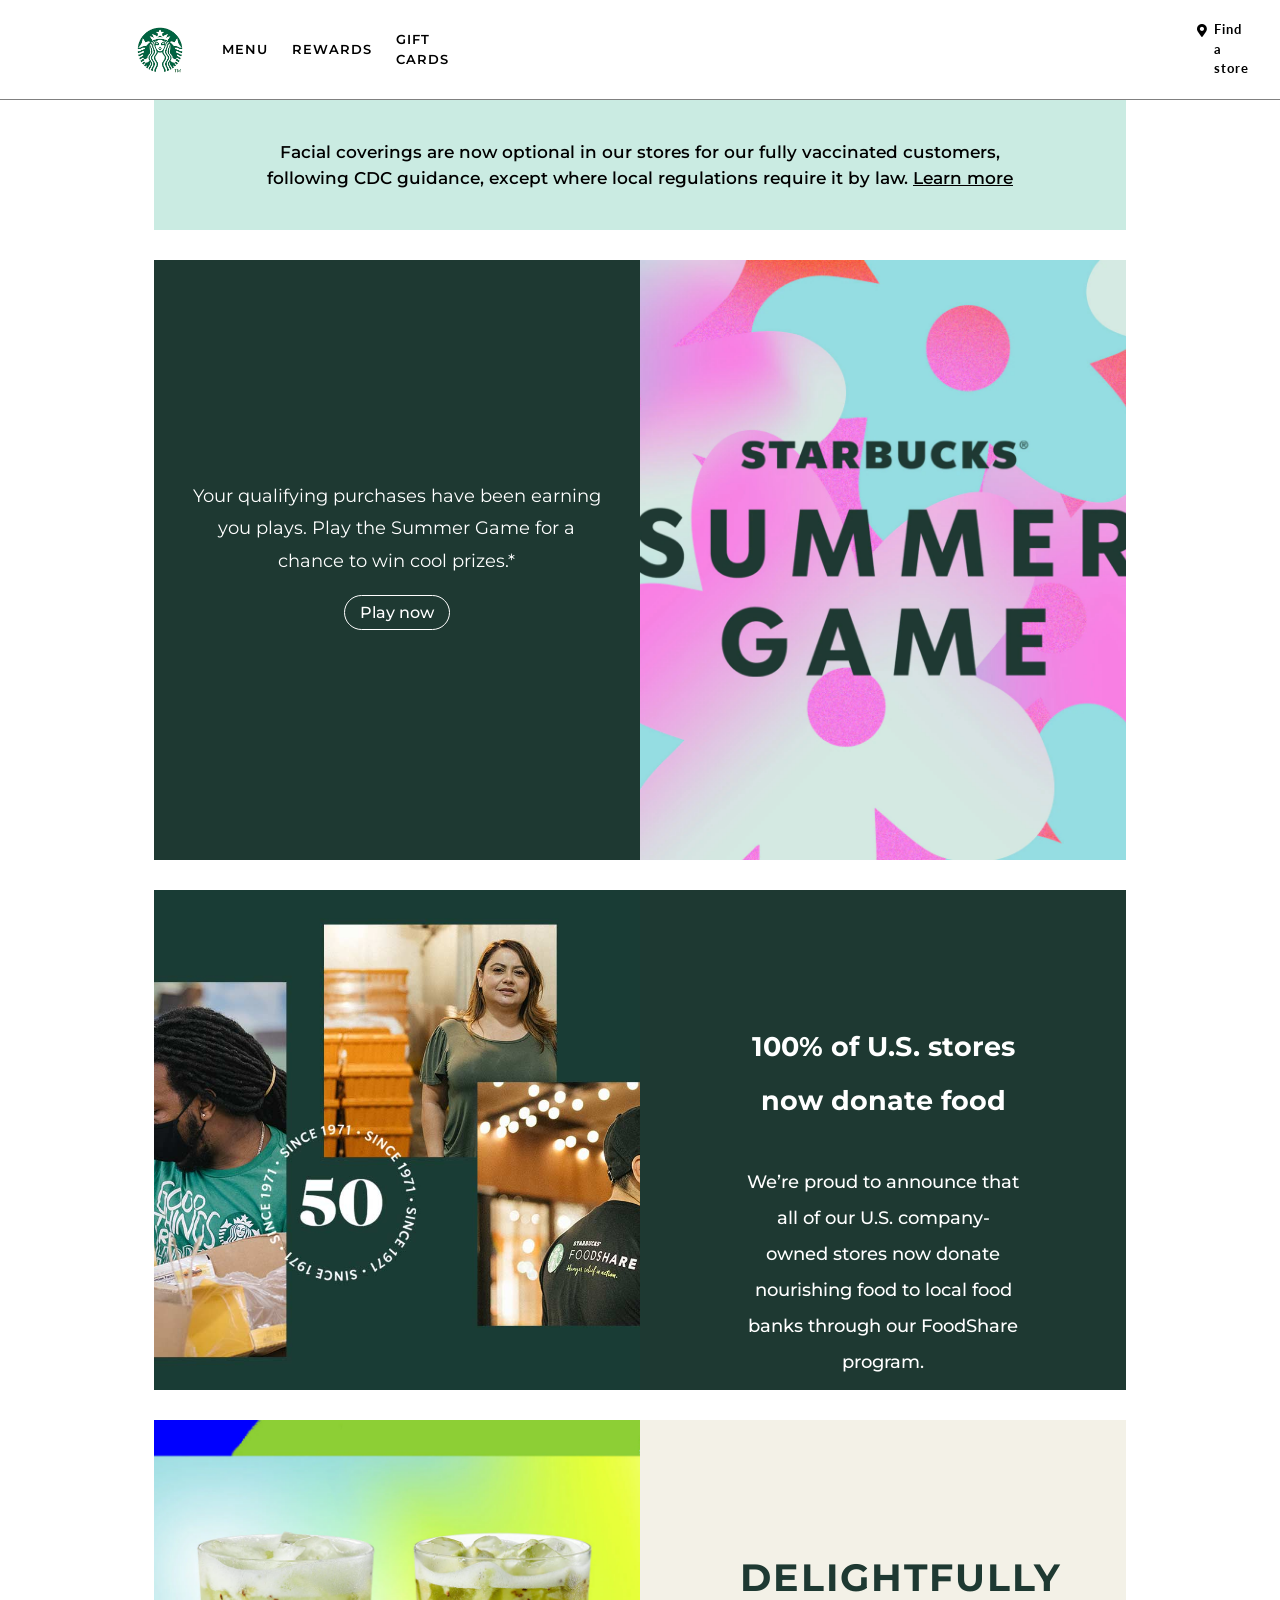
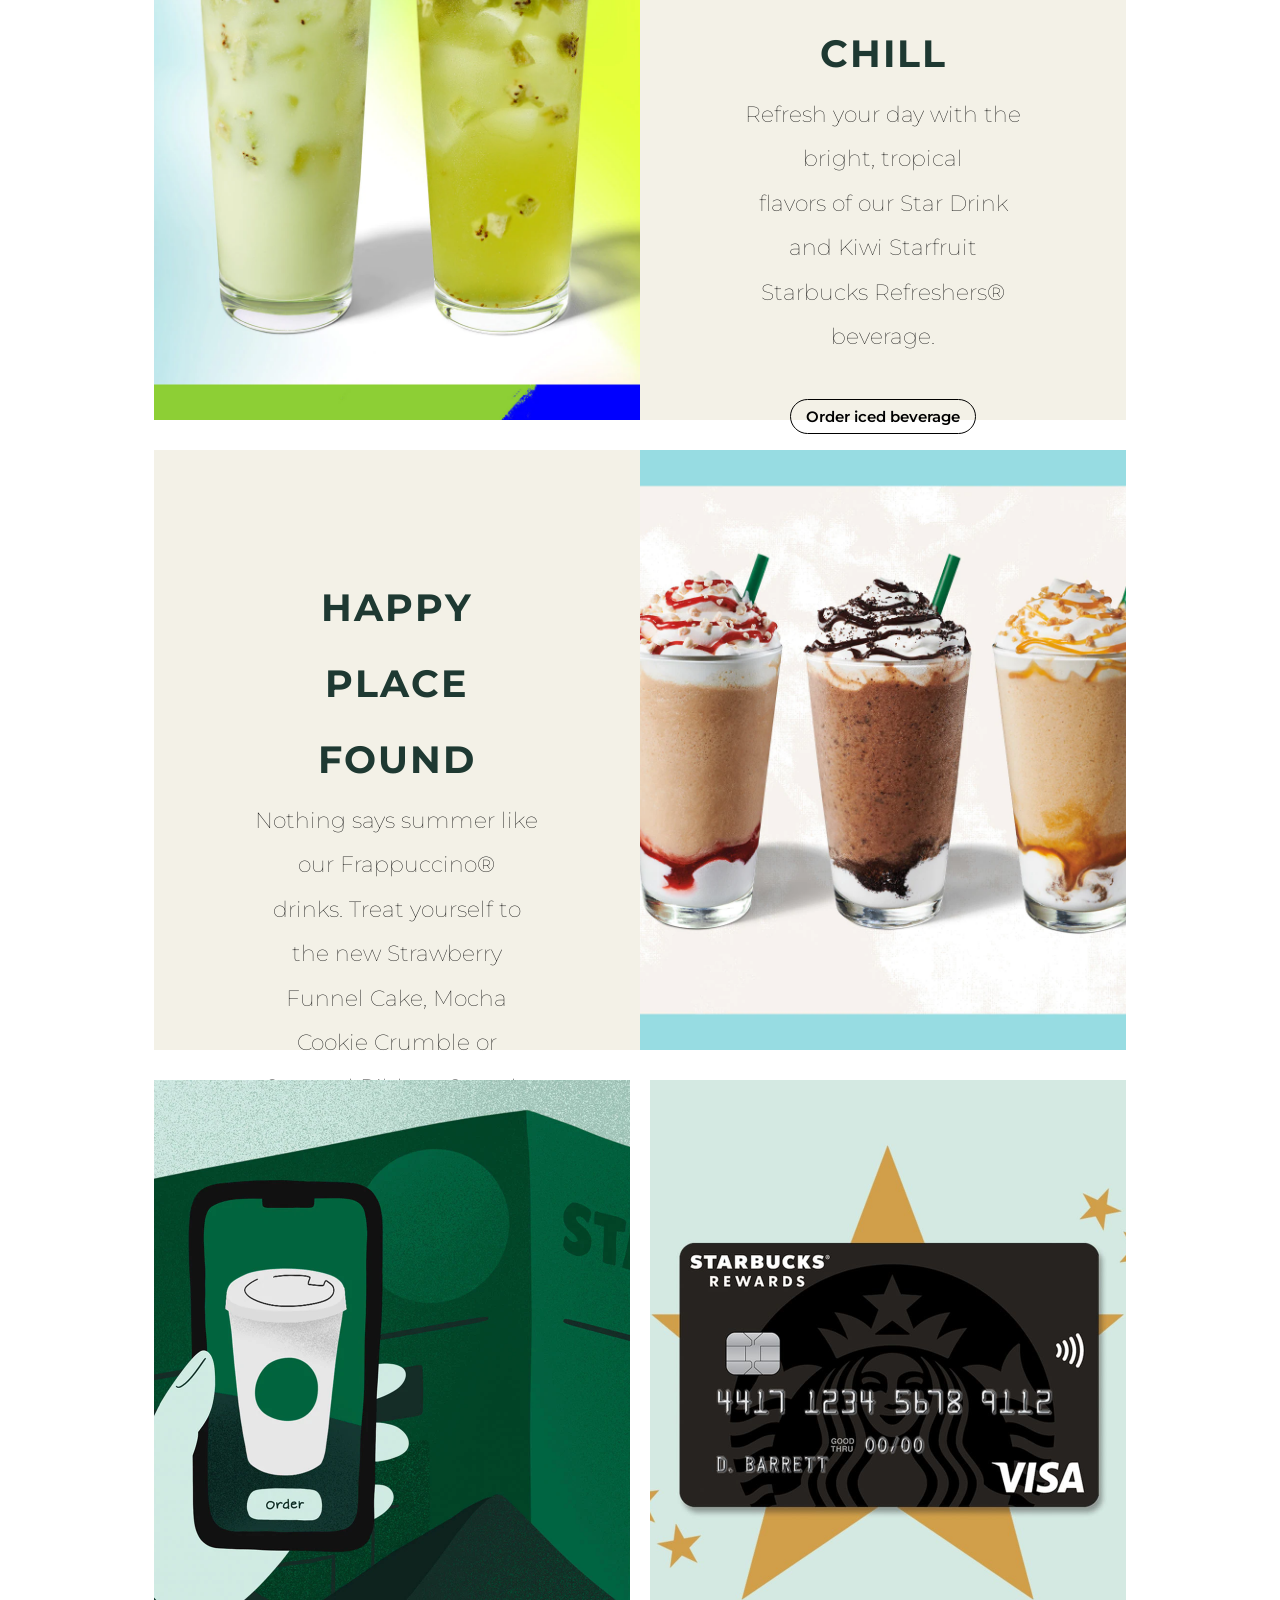
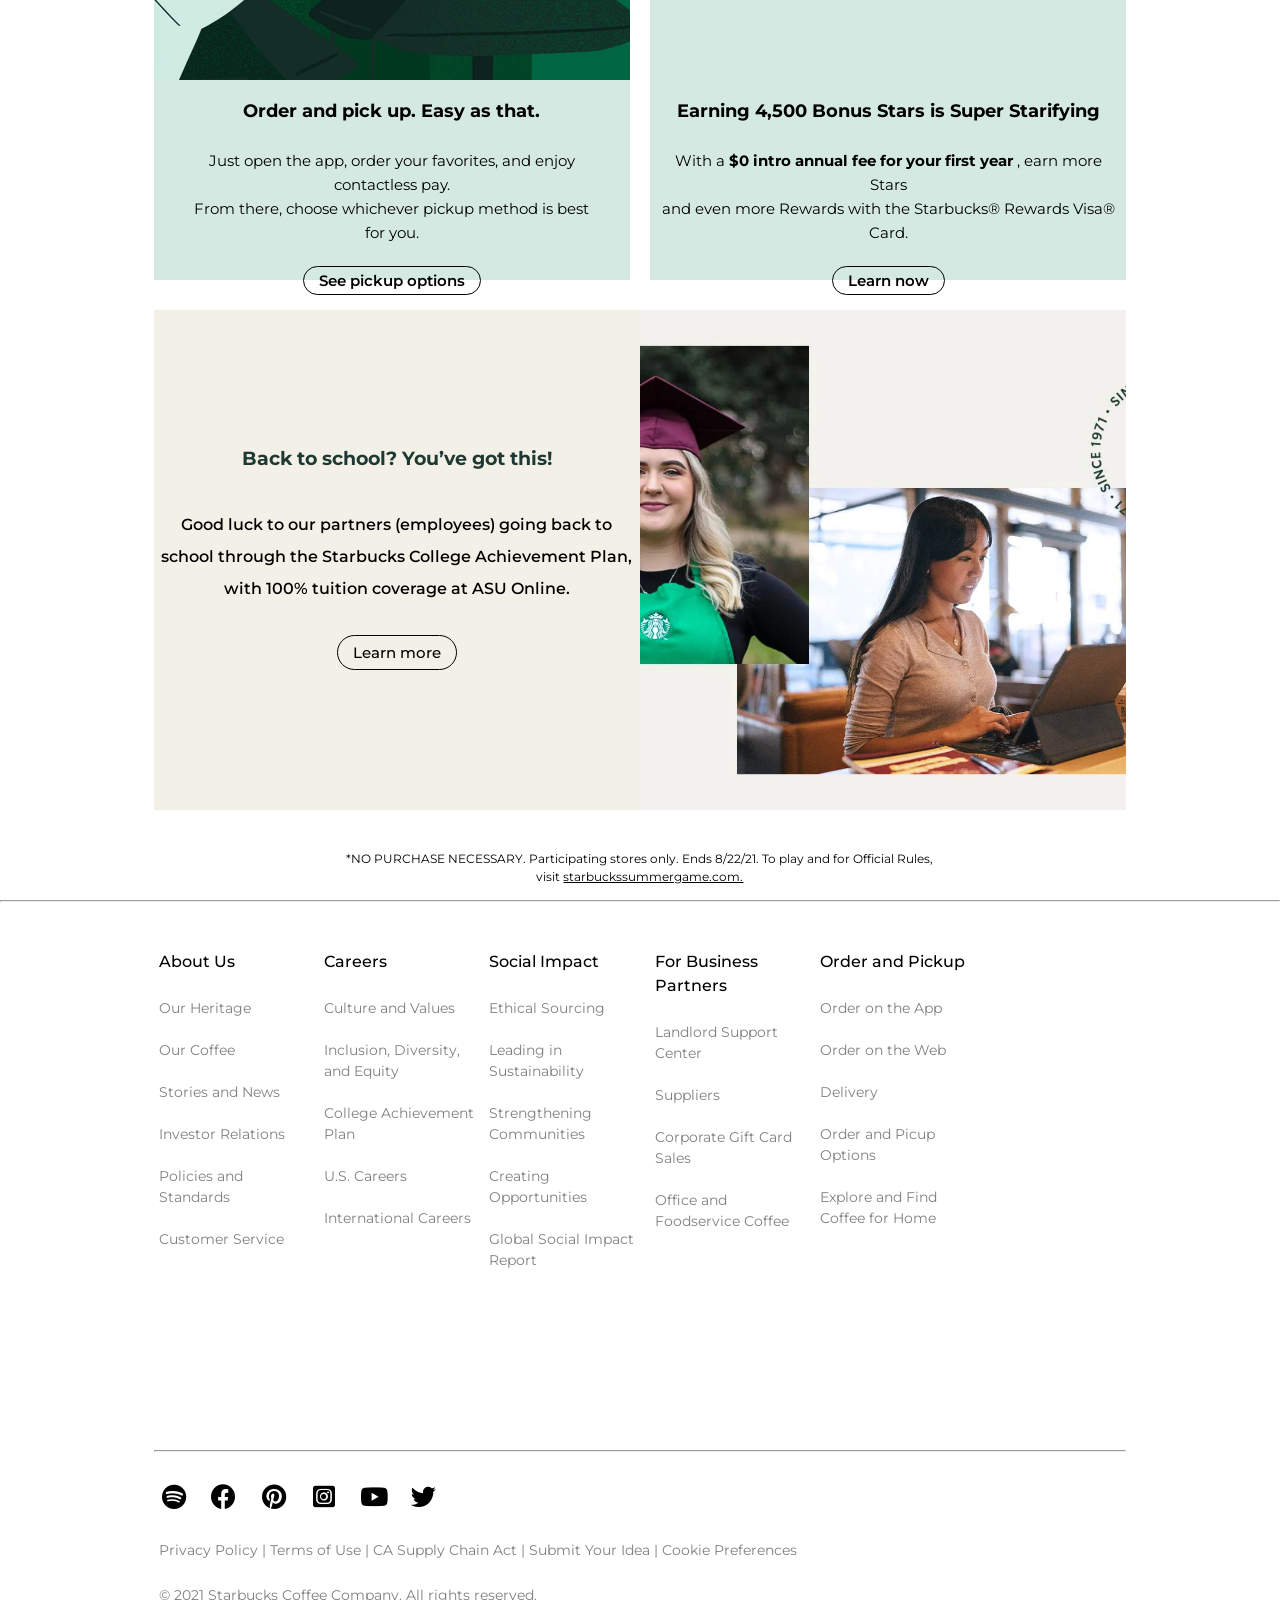
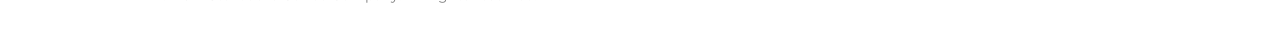
<file: client/index.html>
<!DOCTYPE html>
<html lang="en">

<head>
    <meta charset="UTF-8">
    <meta http-equiv="X-UA-Compatible" content="IE=edge">
    <meta name="viewport" content="width=device-width, initial-scale=1.0">
    <!-- link -->
    <link rel="preconnect" href="https://fonts.googleapis.com">
    <link rel="preconnect" href="https://fonts.gstatic.com" crossorigin>
    <link rel="preconnect" href="https://fonts.googleapis.com">
    <link rel="preconnect" href="https://fonts.gstatic.com" crossorigin>
    <link href="https://fonts.googleapis.com/css2?family=Lato&display=swap" rel="stylesheet">
    <link href="https://fonts.googleapis.com/css2?family=Montserrat:wght@500&display=swap" rel="stylesheet">
    <link rel="stylesheet" href="https://cdnjs.cloudflare.com/ajax/libs/font-awesome/5.15.1/css/all.min.css" />
    <link rel="stylesheet" href="css/style.css">

    <title>starbucks.com</title>

</head>

<body>
    <!-- header -->
    <header class="header">
        <div class="menu_left">
            <div class="menu_logo">
                <a href="/" class="logo">
                    <img src="images/main/logo.png" width="60px">
                </a>
            </div>
            <div class="menu_links">
                <li class="menu_list"><a href="menu.html">Menu</a></li>
                <li class="menu_list"><a href="#rewards">Rewards</a></li>
                <li class="menu_list"><a href="#gift_cards">Gift Cards</a></li>
            </div>
        </div>

        <div class="menu_right">
            <li class="store"><i class="fas fa-map-marker-alt"></i><a href="findAStore.html">Find a store</a></li>
            <li class="sign"><a href="signin.html">Sign in</a></li>
            <li class="join"><a href="#join">Join now</a></li>
        </div>
        <div style="width: 12% "></div>
    </header>
    <div class="row">
        <!-- start column right -->
        <div class="column" style="background-color: white; width: 12%; height: 4000px; "></div>
        <!-- end column right -->

        <!-- start column center -->
        <div class="column" style="background-color: rgb(255, 255, 255); width: 76%; height: auto;">
            <div class="noti">
                <p>Facial coverings are now optional in our stores for our fully vaccinated customers,
                    <br> following CDC guidance, except where local regulations require it by law. <a href="#" learn_more>Learn more</a></p>
            </div>

            <!-- POST 1 -->
            <div class="row" style="height: 600px;">
                <div class="column" id="pic1_content">
                    <p>Your qualifying purchases have been earning <br> you plays. Play the Summer Game for a <br> chance to win cool prizes.*</p>
                    <br><a href="#play">Play now</a>
                </div>
                <div class="column" id="pic1" style="width: 50%;height: 100%;">
                    <img src="images/main/game.jpg">
                </div>
            </div>

            <!-- POST 2 -->
            <div class="row" style="height: 500px;">
                <div class="column" id="pic2" style="width: 50%; height: 100%; ">
                    <img src="images/main/pic2.jpg">
                </div>
                <div class="column" id="pic2_content" style="width: 50%;height: 100%;">
                    <h2><b>100% of U.S. stores now donate food</b></h2><br>
                    <p>We’re proud to announce that all of our U.S. company- <br> owned stores now donate nourishing food to local food
                        <br>banks through our FoodShare program.</p>
                    <br><a href="#learn_more">Learn more</a>
                </div>
            </div>

            <!-- POST 3 -->
            <div class="row" style="height: 600px;">
                <div class="column" id="pic4" style="width: 50%;height: 100%; ">
                    <img src="images/main/pic4.jpg">
                </div>
                <div class="column" id="pic4_content" style="width: 50%;height: 100%; ">
                    <h1 style="letter-spacing: 2px; color: #1e3932;">DELIGHTFULLY <br> CHILL</h1>
                    <h3 style="font-weight: lighter;">Refresh your day with the bright, tropical <br> flavors of our Star Drink and Kiwi Starfruit <br> Starbucks Refreshers® beverage. </h3>
                    <br><a href="#order_iced">Order iced beverage</a>
                </div>
            </div>

            <!-- POST 4 -->
            <div class="row" style="height: 600px;">
                <div class="column" id="pic3_content" style="width: 50%;height: 100%; ">
                    <h1 style="letter-spacing: 2px; color: #1e3932;">HAPPY PLACE FOUND</h1>
                    <h3 style="font-weight: lighter;">Nothing says summer like our Frappuccino® <br> drinks. Treat yourself to the new Strawberry <br> Funnel Cake, Mocha Cookie Crumble or <br> Caramel Ribbon Crunch.
                    </h3>
                    <br><a href="#order_frap">Order Frappuccino® drink</a>
                </div>
                <div class="column" id="pic3" style="width: 50%;height: 100%; ">
                    <img src="images/main/pic3.jpg">
                </div>
            </div>

            <!-- POST 5 -->
            <div class="row" style="height: 800px;">
                <div class="column" id="pic5" style="width: 49%;height: 100%; background-color: #d4e9e2;">
                    <img src="images/main/pic5.jpg">
                    <div class="content5">
                        <h3>Order and pick up. Easy as that.</h3>
                        <br>
                        <p>Just open the app, order your favorites, and enjoy contactless pay. <br> From there, choose whichever pickup method is best for you.</p>
                        <br><a href="#" id="link5">See pickup options</a>
                    </div>
                </div>
                <div class="column" id="pic6" style="width: 49%;height: 100%; float:right; background-color: #d4e9e2; ">
                    <img src="images/main/pic6_fix.jpg">
                    <div class="content6">
                        <h3>Earning 4,500 Bonus Stars is Super Starifying</h3>
                        <br>
                        <p>With a <span>$0 intro annual fee for your first year</span> , earn more Stars
                            <br> and even more Rewards with the Starbucks® Rewards Visa® Card.</p>
                        <br><a href="#" id="link6">Learn now</a>
                    </div>
                </div>
            </div>

            <!-- POST 6 -->
            <div class="row" style="height: 500px;">
                <div class="column" id="pic7_content" style="width: 50%; height: 100%; ">
                    <h3 style="color: #1e3932;">Back to school? You’ve got this!</h3>
                    <br>
                    <p>Good luck to our partners (employees) going back to <br> school through the Starbucks College Achievement Plan, <br> with 100% tuition coverage at ASU Online.</p>
                    <br><a href="#">Learn more</a>
                </div>
                <div class="column" id="pic7" style="width: 50%;height: 100%;">
                    <img src="images/main/pic7.jpg">
                </div>
            </div>

            <!-- underpost -->
            <div class="under_content">
                <p>*NO PURCHASE NECESSARY. Participating stores only. Ends 8/22/21. To play and for Official Rules,
                    <br> visit <a href="https://www.starbuckssummergame.com/" target="_blank"><span>starbuckssummergame.com.</span></a></p>
            </div>

        </div>
        <!-- end column center -->

        <!-- start column right -->
        <div class="column" style="background-color: white; width: 12%; height: 4000px; "></div>
        <!-- end column right -->
        <footer>
            <hr>
            <br>
            <br>
            <div class="row">
                <!-- start bottom left -->
                <div class="column" style="background-color: white; width: 12%; height: 500px;"></div>
                <!-- end bottom left -->

                <!-- start bottom middle -->
                <div class="column" style="width: 76%; height: 500px;" id="footer">
                    <div class="column" style="background-color: white; width: 17%; height: 500px;" id="footer1">
                        <h4>About Us</h4>
                        <br>
                        <p> Our Heritage <br> <br> Our Coffee <br> <br> Stories and News <br><br> Investor Relations <br><br> Policies and Standards <br><br> Customer Service <br></p>
                    </div>
                    <div class="column" style="background-color: white; width: 17%; height: 500px;" id="footer2">
                        <h4>Careers</h4>
                        <br>
                        <p> Culture and Values <br><br> Inclusion, Diversity, and Equity <br> <br>College Achievement Plan <br><br> U.S. Careers <br> <br>International Careers <br></p>
                    </div>
                    <div class="column" style="background-color: white; width: 17%; height: 500px;" id="footer3">
                        <h4>Social Impact </h4>
                        <br>
                        <p>Ethical Sourcing <br><br> Leading in Sustainability <br><br> Strengthening Communities <br><br> Creating Opportunities <br><br> Global Social Impact Report <br></p>
                    </div>
                    <div class="column" style="background-color: white; width: 17%; height: 500px;" id="footer4">
                        <h4>For Business Partners </h4>
                        <br>
                        <p> Landlord Support Center <br><br> Suppliers <br><br> Corporate Gift Card Sales <br><br> Office and Foodservice Coffee <br></p>
                    </div>
                    <div class="column" style="background-color: white; width: 17%; height: 500px;" id="footer5">
                        <h4>Order and Pickup </h4>
                        <br>
                        <p> Order on the App <br><br> Order on the Web <br><br> Delivery <br><br> Order and Picup Options <br><br> Explore and Find Coffee for Home <br></p>
                    </div>
                    <div class="column" style="background-color: white; width: 15%; height: 500px;"></div>
                    <hr>
                    <!-- start tag -->
                    <div class="end" style="background-color: rgb(255, 255, 255); height: 200px;">
                        <!-- icon footer start -->
                        <br>
                        <div class="icon_footer">
                            <div class="spotify">
                                <i class="fab fa-spotify"></i>
                            </div>
                            <div class="facebook">
                                <i class="fab fa-facebook"></i>
                            </div>
                            <div class="pinterest">
                                <i class="fab fa-pinterest"></i>
                            </div>
                            <div class="insta">
                                <i class="fab fa-instagram-square"></i>
                            </div>
                            <div class="youtube">
                                <i class="fab fa-youtube"></i>
                            </div>
                            <div class="twitter">
                                <i class="fab fa-twitter"></i>
                            </div>
                        </div>
                        <div>
                            <br>
                            <p> Privacy Policy | Terms of Use | CA Supply Chain Act | Submit Your Idea | Cookie Preferences</p>
                        </div>
                        <div>
                            <br>
                            <p>© 2021 Starbucks Coffee Company. All rights reserved.</p>
                        </div>
                    </div>
                    <!-- end tag -->
                </div>
                <!-- end bottom middle -->

                <!-- start bottom right -->
                <div class="column" style="background-color: white; width: 12%; height: 500px;"></div>
                <!-- end bottom right -->
            </div>


        </footer>
    </div>
    <!-- end of body -->

    <!-- footer -->


</body>


</html>
</file>
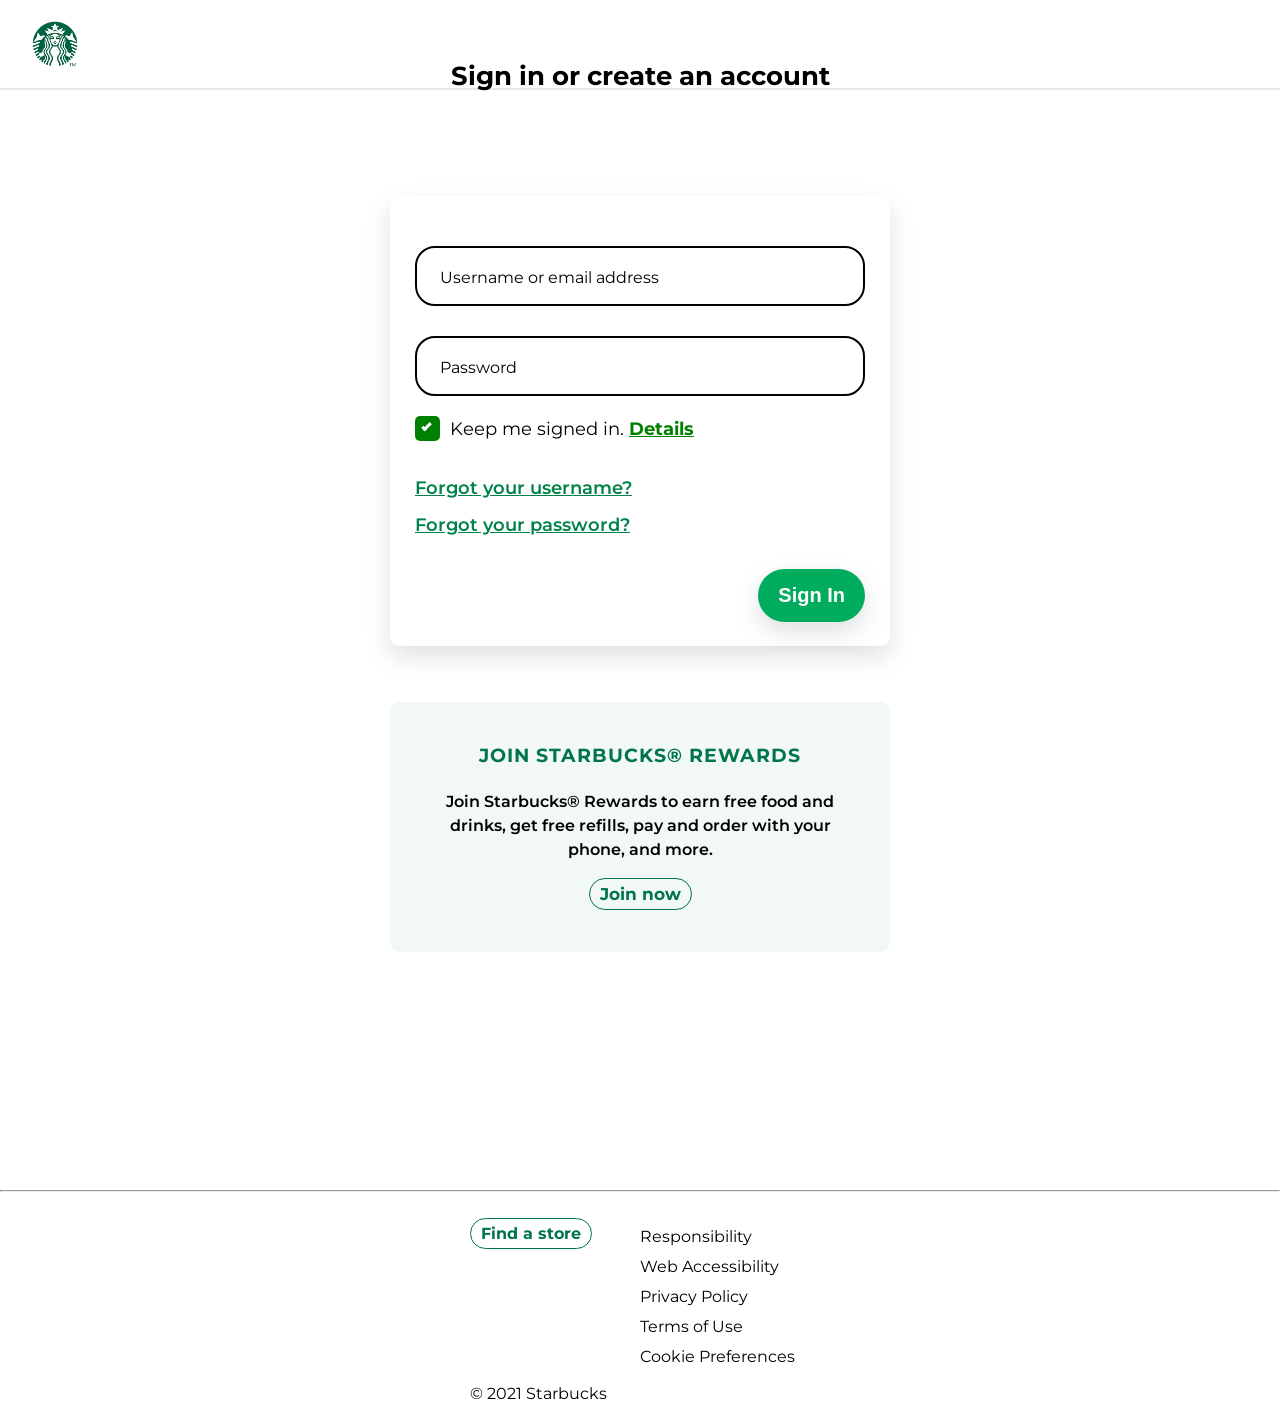
<file: client/signin.html>
<html lang="en">

<head>
    <meta charset="UTF-8">
    <meta http-equiv="X-UA-Compatible" content="IE=edge">
    <meta name="viewport" content="width=device-width, initial-scale=1.0">

    <!-- link -->
    <link rel="preconnect" href="https://fonts.googleapis.com">
    <link rel="preconnect" href="https://fonts.gstatic.com" crossorigin>
    <link href="https://fonts.googleapis.com/css2?family=Montserrat:wght@300;400&display=swap" rel="stylesheet">

    <link rel="preconnect" href="https://fonts.googleapis.com">
    <link rel="preconnect" href="https://fonts.gstatic.com" crossorigin>
    <link href="https://fonts.googleapis.com/css2?family=Montserrat:wght@300;400;600&display=swap" rel="stylesheet">

    <link rel="stylesheet" href="https://cdnjs.cloudflare.com/ajax/libs/font-awesome/5.15.1/css/all.min.css" />
    <link rel="stylesheet" href="css/signIn.css">
    <style>
        .column {
            float: left;
        }
    </style>

    <title>Document</title>
</head>

<body>
    <!-- header -->
    <div class="header">
        <div class="space-left"></div>
        <div class="logo">
            <a href="index.html">
                <img src="images/main/logo.png" width="60px">
            </a>
        </div>
    </div>
    <!-- end header -->

    <div class="column" id="left" style="background-color: white; height: 1100px; width: 30%;"></div>

    <!-- sign in -->
    <div class="column" id="left" style="background-color: black; height: 800px; width: 40%;">
        <div class="container">
            <div class="box">
                <!-- text header -->

                <div class="pre-main" style=" height: 100px;">
                    <h1>Sign in or create an account</h1>
                </div>


                <div class="body">
                    <div class="login-box">
                        <form>
                            <div class="user-box">
                                <input type="text" name="" required>
                                <label>Username or email address</label>
                            </div>
                            <div class="user-box">
                                <input type="password" name="" required>
                                <label>Password</label>
                            </div>
                            <label>
                                <label class="check"><span>Keep me signed in. </span><a href="#"
                                        style="color: green;"><b>Details</b></a>
                                    <input type="checkbox" checked="checked">
                                    <span class="checkmark"></span>
                                </label>
                            </label>
                            <div class="forgot">
                                <div class="tooltip">
                                    <a id="tooltip-user"></a>Forgot your username?</a>
                                    <span class="tooltip-text">You can now use your email instead of a username.</span>
                                </div>
                                <a href="https://www.starbucks.com/account/forgot-password" id="forgotpsw">Forgot your
                                    password?</a>
                            </div>
                            <div class="clearfix">
                                <button type="submit" class="signupbtn">Sign In</button>
                            </div>
                        </form>
                    </div>
                </div>

                <div class="form" style="background-color: white; height: 375px; ">
                </div>

                <div style="background-color: white; height: 50px;">
                </div>
                <div class="under-main">
                    <div class="undermain-title">
                        <h3>JOIN STARBUCKS® REWARDS</h3>
                    </div>
                    <div class="undermain-content">
                        <p>Join Starbucks® Rewards to earn free food and
                            <br> drinks, get free refills, pay and order with your
                            <br> phone, and more.</p>
                    </div>
                    <div class="undermain-link"><a href="#">Join now</a></div>
                </div>
            </div>
        </div>
    </div>

    <div class="column" id="right" style="background-color: white; height: 1100px; width: 30%;"></div>
    <hr>

    <div class="contain" style="display: flex; justify-content: center; align-items: center; background-color: white;">
        <div class="box" style=" height: 200px; width: 400px;">
            <div class="content">
                <div class="find-store">
                    <a href="findAStore.html">Find a store </a>
                </div>
                <div class="contentFooter">
                    <p> Responsibility </p>
                    <p>Web Accessibility</p>
                    <p> Privacy Policy</p>
                    <p>Terms of Use</p>
                    <p> Cookie Preferences</p>
                </div>

                <div class="copyright">
                    <p>© 2021 Starbucks</p>
                </div>
            </div>

        </div>
    </div>


    <script>
        // if(document.getElementsByClassName("user-box"==="")){
        //     alert("rong");
        // }
        if (document.getElementsByClassName("user-box").value.length == 0) {
            alert("empty")
        }
    </script>
</body>

</html>
</file>
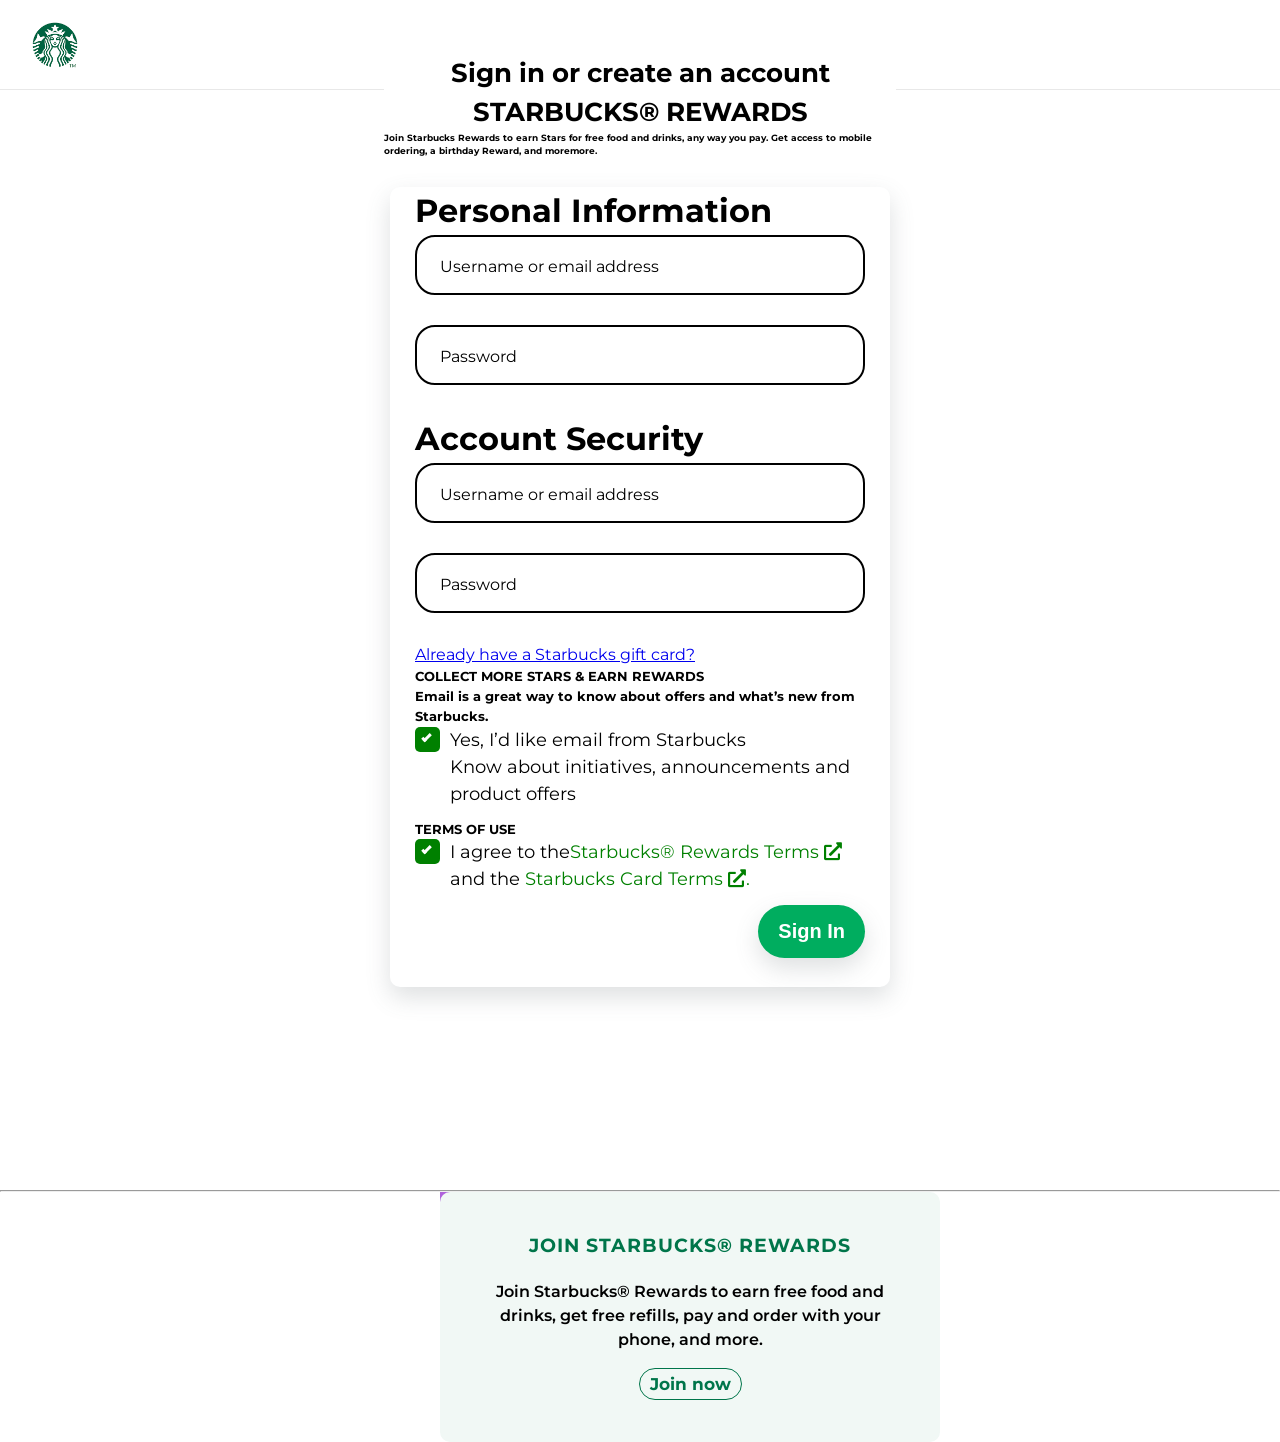
<file: client/signUp.html>
<html lang="en">

<head>
    <meta charset="UTF-8">
    <meta http-equiv="X-UA-Compatible" content="IE=edge">
    <meta name="viewport" content="width=device-width, initial-scale=1.0">

    <!-- link -->
    <link rel="preconnect" href="https://fonts.googleapis.com">
    <link rel="preconnect" href="https://fonts.gstatic.com" crossorigin>
    <link href="https://fonts.googleapis.com/css2?family=Montserrat:wght@300;400&display=swap" rel="stylesheet">

    <link rel="preconnect" href="https://fonts.googleapis.com">
    <link rel="preconnect" href="https://fonts.gstatic.com" crossorigin>
    <link href="https://fonts.googleapis.com/css2?family=Montserrat:wght@300;400;600&display=swap" rel="stylesheet">

    <link rel="stylesheet" href="https://cdnjs.cloudflare.com/ajax/libs/font-awesome/5.15.1/css/all.min.css" />
    <link rel="stylesheet" href="css/signUp.css">
    <style>
        .column {
            float: left;
        }
    </style>

    <title>Document</title>
</head>

<body>
    <!-- header -->
    <div class="header">
        <div class="space-left"></div>
        <div class="logo">
            <a href="index.html">
                <img src="images/main/logo.png" width="60px">
            </a>
        </div>
    </div>
    <!-- end header -->

    <div class="column" id="left" style="background-color: white; height: 1100px; width: 30%;"></div>

    <!-- sign in -->
    <div class="column" id="middle" style="background-color: black; height: 800px; width: 40%;">
        <div class="container">
            <div class="box">
                <!-- text header -->

                <div class="pre-main" style="display: flex; flex-direction: column;">
                    <div>
                        <h1>Sign in or create an account</h1>
                    </div>
                    <div>
                        <h1>STARBUCKS® REWARDS </h1>
                    </div>
                    <div>
                        <h6>Join Starbucks Rewards to earn Stars for free food and drinks, any way you pay. Get access to mobile ordering, a birthday Reward, and moremore.</h6>
                    </div>
                </div>

                <div class="body">
                    <div class="login-box" id="formSignUp">
                        <form>
                            <h1>Personal Information</h1>
                            <div class="user-box">
                                <input type="text" name="" required>
                                <label>Username or email address</label>
                            </div>
                            <div class="user-box">
                                <input type="password" name="" required>
                                <label>Password</label>
                            </div>

                            <h1>Account Security</h1>
                            <div class="user-box">
                                <input type="text" name="" required>
                                <label>Username or email address</label>
                            </div>
                            <div class="user-box">
                                <input type="password" name="" required>
                                <label>Password</label>
                            </div>

                            <a href="#body" id="hide" onclick="giftCard()">Already have a Starbucks gift card?</a>

                            <div id="giftCard" style="display: none;">
                                <a href="#body" onclick="hide()">Already have a Starbucks gift card?</a>

                                <h1>Account Security</h1>
                                <div class="user-box">
                                    <input type="text" name="" required>
                                    <label>Username or email address</label>
                                </div>
                                <div class="user-box">
                                    <input type="password" name="" required>
                                    <label>Password</label>
                                </div>
                            </div>

                            <div style="display: flex; flex-direction: column;">
                                <div>
                                    <h5>COLLECT MORE STARS & EARN REWARDS</h5>
                                </div>
                                <div>
                                    <h5>Email is a great way to know about offers and what’s new from Starbucks.</h5>
                                </div>
                            </div>

                            <label class="check">
                                <p>Yes, I’d like email from Starbucks</p>
                                <p>
                                    Know about initiatives, announcements and product offers
                                </p>
                                <input type="checkbox" checked="checked">
                                <span class="checkmark"></span>
                            </label>

                            <div style="display: flex; flex-direction: column;">
                                <h5>TERMS OF USE</h5>
                            </div>

                            <label class="check">
                                <p> <span>I agree to the</span><a href="https://www.starbucks.com/rewards/terms"
                                        target="_blank" style="text-decoration: none; color: green;">Starbucks® Rewards
                                        Terms <i class="fas fa-external-link-alt"
                                            style="text-decoration: none;"></i></a></p>
                                <p> <span>and the </span><a href="https://www.starbucks.com/terms/manage-gift-cards"
                                        target="_blank" style="text-decoration: none; color: green;">Starbucks Card
                                        Terms <i class="fas fa-external-link-alt"
                                            style="text-decoration: none;"></i>.</a></p>
                                <input type="checkbox" checked="checked">
                                <span class="checkmark"></span>
                            </label>
                            <div class="endform">
                                <button type="submit" class="signupbtn">Sign In</button>
                            </div>
                        </form>
                    </div>
                </div>
                <div style="background-color: white; height: 50px;">
                </div>
            </div>
        </div>
    </div>

    <div class="column" id="right" style="background-color: white; height: 1100px; width: 30%;"></div>
    <hr>

    <div class="contain" style="display: flex; justify-content: center; align-items: center; background-color: white;">
        <div class="box" style="background-color: rgb(175, 98, 219); height: 200px; width: 400px;">
            <div class="under-main">
                <div class="undermain-title">
                    <h3>JOIN STARBUCKS® REWARDS</h3>
                </div>
                <div class="undermain-content">
                    <p>Join Starbucks® Rewards to earn free food and
                        <br> drinks, get free refills, pay and order with your
                        <br> phone, and more.</p>
                </div>
                <div class="undermain-link"><a href="#">Join now</a></div>
            </div>
        </div>
    </div>


    <script>
        function giftCard() {
            document.getElementById("giftCard").style.display = "block";
            document.getElementById("formSignUp").style.height = "1100px";
            document.getElementById("formSignUp").style.top = "73%";
            document.getElementById("left").style.height = "1500px";
            document.getElementById("right").style.height = "1500px";
            document.getElementById("hide").style.display = "none";
        }

        function hide() {
            document.getElementById("giftCard").style.display = "none";
            document.getElementById("formSignUp").style.height = "900px";
            document.getElementById("formSignUp").style.top = "65%";
            document.getElementById("left").style.height = "1200px";
            document.getElementById("right").style.height = "1200px";
            document.getElementById("hide").style.display = "block";
        }
    </script>
</body>

</html>
</file>
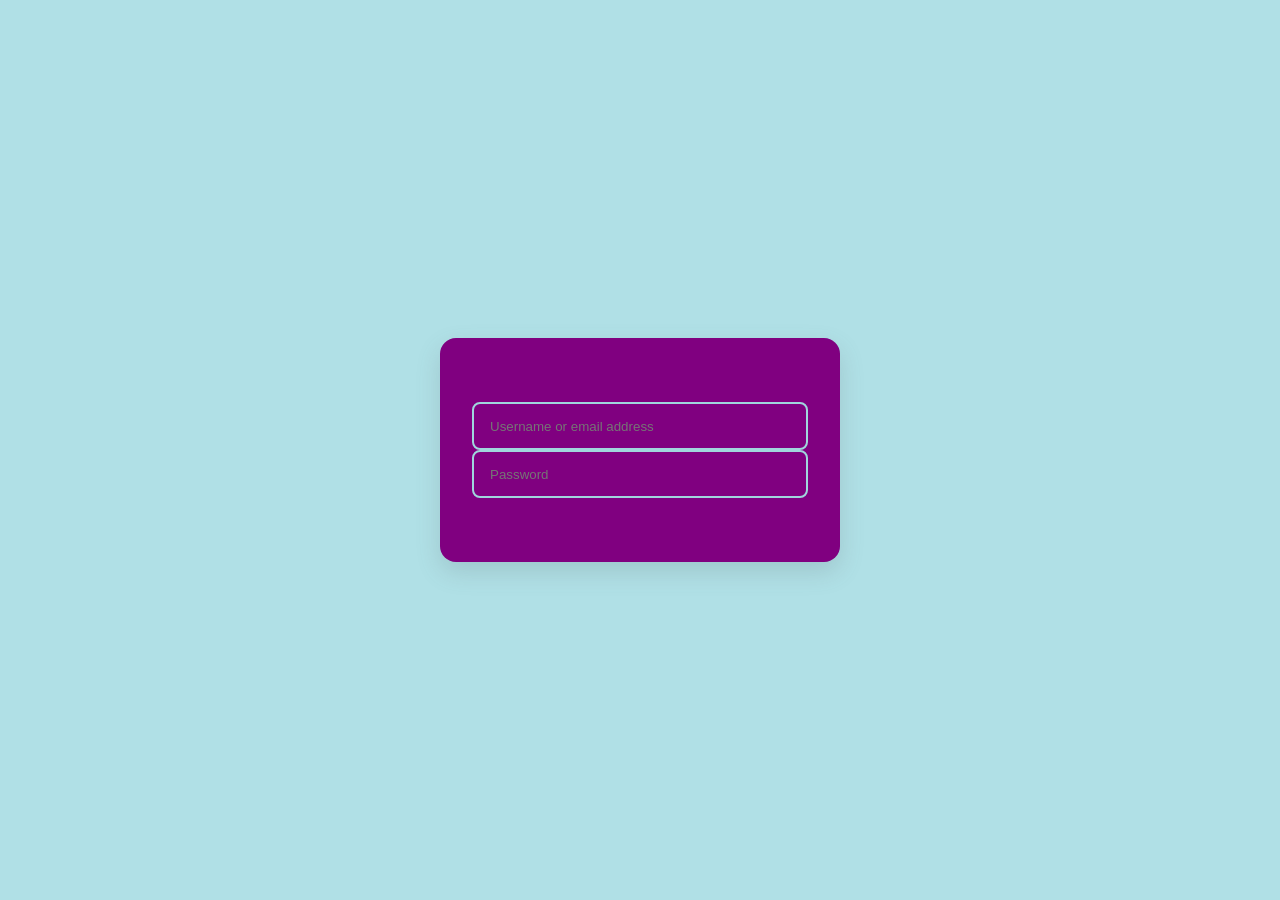
<file: test/testInput.html>
<!DOCTYPE html>
<html lang="en">

<head>
    <meta charset="UTF-8">
    <meta http-equiv="X-UA-Compatible" content="IE=edge">
    <meta name="viewport" content="width=device-width, initial-scale=1.0">
    <link rel="stylesheet" href="css/testInput.css">
    <title>Document</title>
</head>

<body>
    <div class="form">
        <div class="main">
            <div class="input">
                <input type="text" placeholder="Username or email address" id="email" class="form-input">
                <label for="email" class="form-label"></label>
            </div>
            <div class="input">
                <input type="password" name="psw" placeholder="Password" class="form-input">
                <label for="" class="form-label"></label>
            </div>
        </div>
    </div>
</body>

</html>
</file>
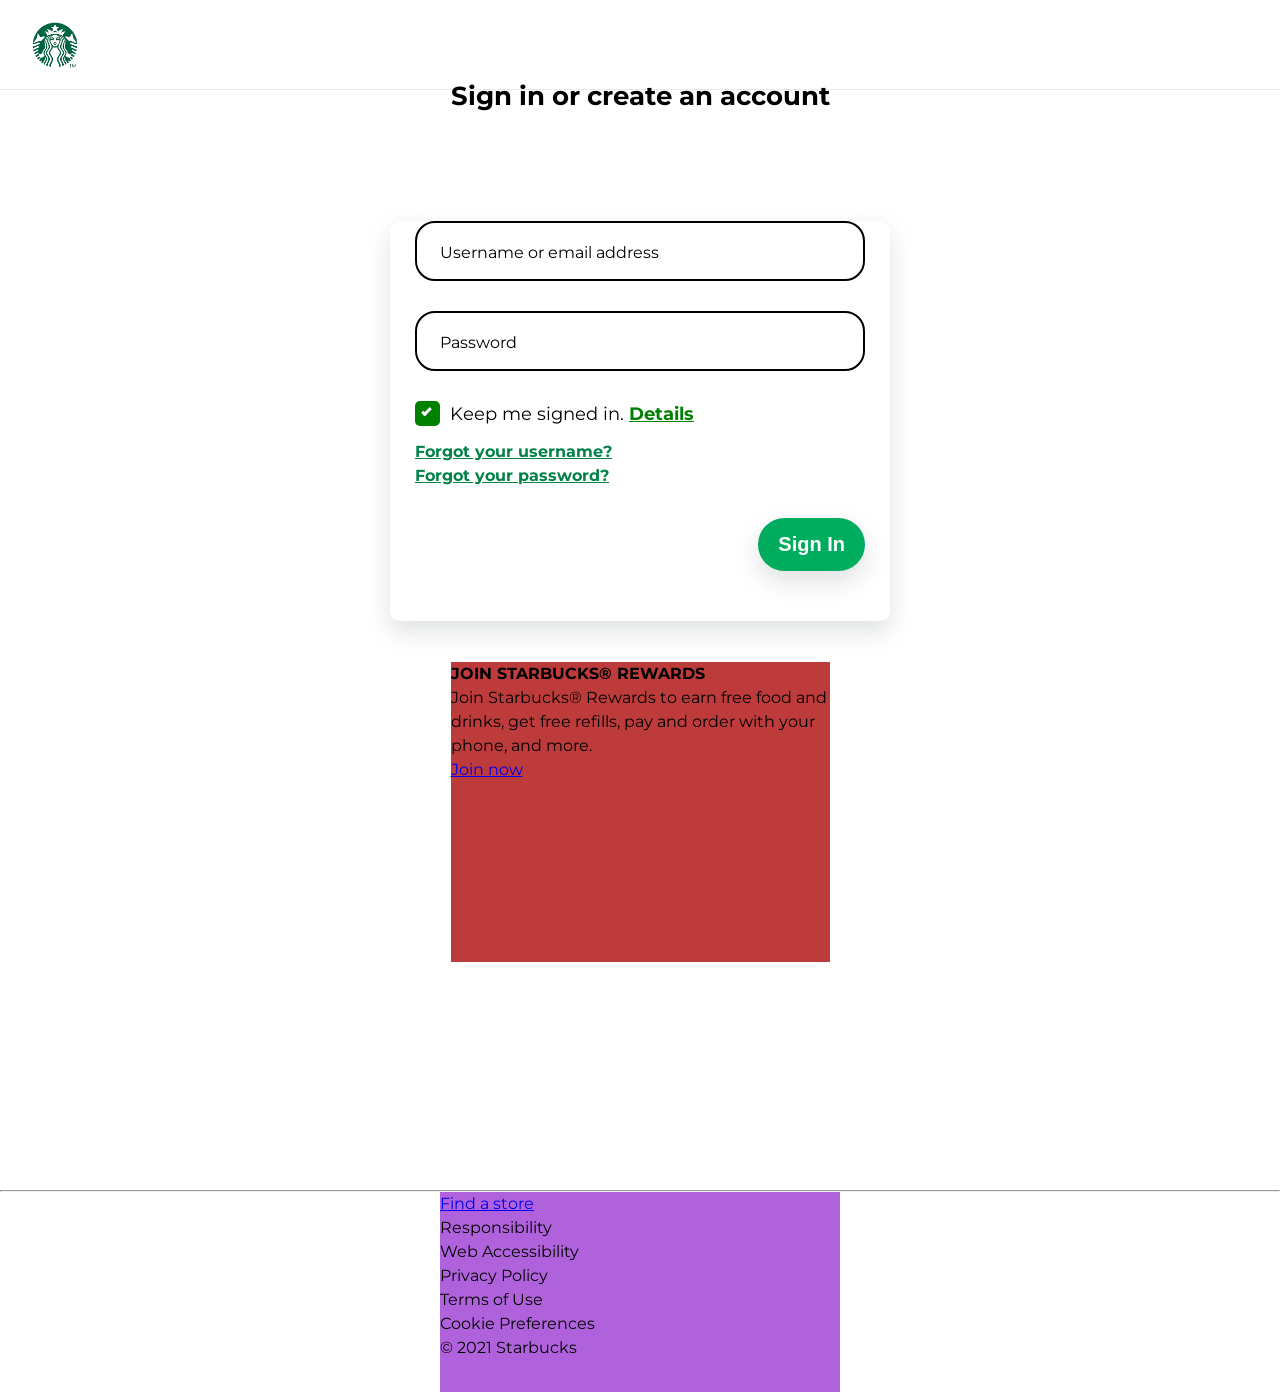
<file: test/testSignIn.html>
<html lang="en">

<head>
    <meta charset="UTF-8">
    <meta http-equiv="X-UA-Compatible" content="IE=edge">
    <meta name="viewport" content="width=device-width, initial-scale=1.0">

    <!-- link -->
    <link rel="preconnect" href="https://fonts.googleapis.com">
    <link rel="preconnect" href="https://fonts.gstatic.com" crossorigin>
    <link href="https://fonts.googleapis.com/css2?family=Montserrat:wght@300;400&display=swap" rel="stylesheet">

    <link rel="preconnect" href="https://fonts.googleapis.com">
    <link rel="preconnect" href="https://fonts.gstatic.com" crossorigin>
    <link href="https://fonts.googleapis.com/css2?family=Montserrat:wght@300;400;600&display=swap" rel="stylesheet">

    <link rel="stylesheet" href="https://cdnjs.cloudflare.com/ajax/libs/font-awesome/5.15.1/css/all.min.css" />
    <link rel="stylesheet" href="css/signIn.css">
    <style>
        .column {
            float: left;
        }
    </style>

    <title>Document</title>
</head>

<body>
    <!-- header -->
    <div class="header">
        <div class="space-left"></div>
        <div class="logo">
            <a href="index.html">
                <img src="images/main/logo.png" width="60px">
            </a>
        </div>
    </div>
    <!-- end header -->

    <div class="column" id="left" style="background-color: white; height: 1100px; width: 30%;"></div>

    <!-- sign in -->
    <div class="column" id="left" style="background-color: black; height: 800px; width: 40%;">
        <div class="container">
            <div class="box">
                <!-- text header -->

                <div class="pre-main" style=" height: 100px;">
                    <h1>Sign in or create an account</h1>
                </div>
                <div style="background-color: white; height: 90px; ">
                </div>

                <div class="body">
                    <div class="login-box">
                        <form>
                            <div class="user-box">
                                <input type="text" name="" required>
                                <label>Username or email address</label>
                            </div>
                            <div class="user-box">
                                <input type="password" name="" required>
                                <label>Password</label>
                            </div>
                            <label>
                                <label class="check"><span>Keep me signed in. </span><a href="#"
                                        style="color: green;"><b>Details</b></a>
                                    <input type="checkbox" checked="checked">
                                    <span class="checkmark"></span>
                                </label>
                            </label>
                            <div class="forgot">
                                <div class="tooltip">
                                    <a id="tooltip-user"></a>Forgot your username?</a>
                                    <span class="tooltip-text">You can now use your email instead of a username.</span>
                                </div>
                                <a href="https://www.starbucks.com/account/forgot-password" id="forgotpsw">Forgot your
                                    password?</a>
                            </div>
                            <div class="endform">
                                <button type="submit" class="signupbtn">Sign In</button>
                            </div>
                        </form>
                    </div>
                </div>

                <div class="form" style="background-color: white; height: 375px; ">
                </div>

                <div style="background-color: white; height: 50px;">
                </div>
                <div class="under-main" style="background-color: rgb(189, 59, 59); height: 300px;">
                    <h4>JOIN STARBUCKS® REWARDS</h4>
                    <p>Join Starbucks® Rewards to earn free food and <br> drinks, get free refills, pay and order with
                        your <br> phone, and more.</p>
                    <a href="#">Join now</a>
                </div>
            </div>
        </div>
    </div>

    <div class="column" id="right" style="background-color: white; height: 1100px; width: 30%;"></div>
    <hr>

    <div class="contain" style="display: flex; justify-content: center; align-items: center; background-color: white;">
        <div class="box" style="background-color: rgb(175, 98, 219); height: 200px; width: 400px;">
            <div class="content">
                <a href="findAStore.html">Find a store </a>
                <div class="contentFooter">
                    <p> Responsibility </p>
                    <p>Web Accessibility</p>
                    <p> Privacy Policy</p>
                    <p>Terms of Use</p>
                    <p> Cookie Preferences</p>
                </div>
                <p>© 2021 Starbucks</p>
            </div>
        </div>
    </div>


    <script>
        // if(document.getElementsByClassName("user-box"==="")){
        //     alert("rong");
        // }
        if (document.getElementsByClassName("user-box").value.length == 0) {
            alert("empty")
        }
    </script>
</body>

</html>
</file>
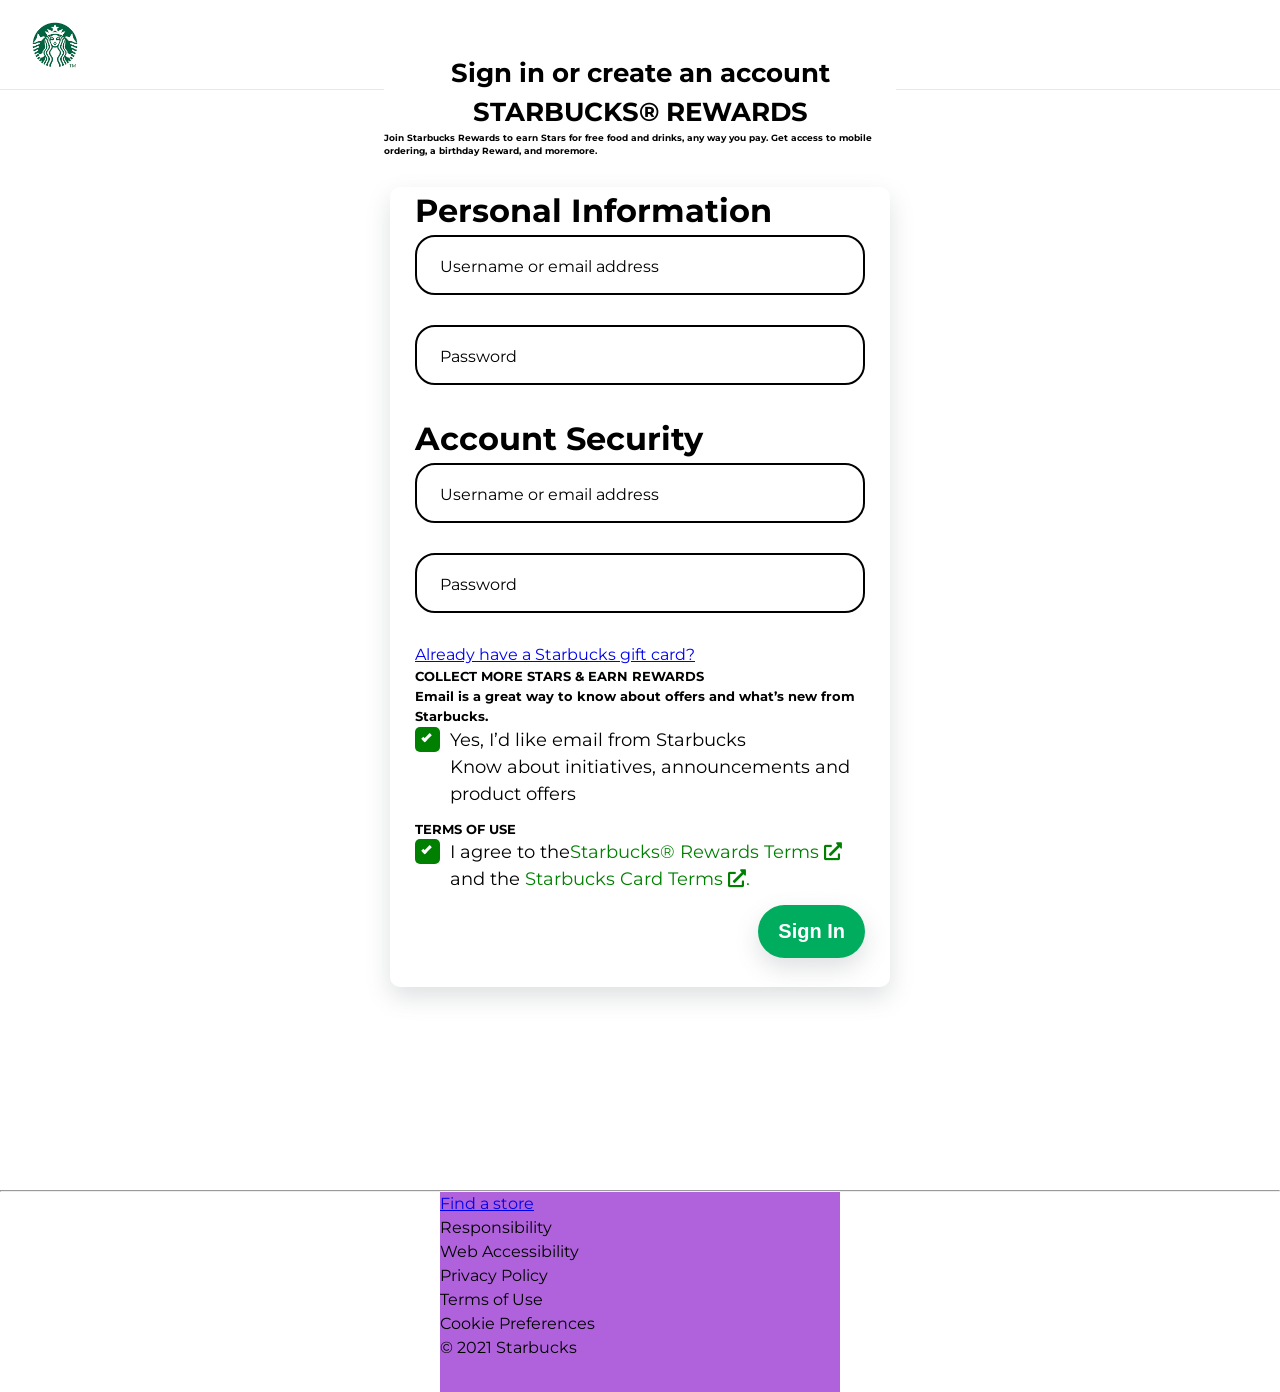
<file: test/testSignUp.html>
<html lang="en">

<head>
    <meta charset="UTF-8">
    <meta http-equiv="X-UA-Compatible" content="IE=edge">
    <meta name="viewport" content="width=device-width, initial-scale=1.0">

    <!-- link -->
    <link rel="preconnect" href="https://fonts.googleapis.com">
    <link rel="preconnect" href="https://fonts.gstatic.com" crossorigin>
    <link href="https://fonts.googleapis.com/css2?family=Montserrat:wght@300;400&display=swap" rel="stylesheet">

    <link rel="preconnect" href="https://fonts.googleapis.com">
    <link rel="preconnect" href="https://fonts.gstatic.com" crossorigin>
    <link href="https://fonts.googleapis.com/css2?family=Montserrat:wght@300;400;600&display=swap" rel="stylesheet">

    <link rel="stylesheet" href="https://cdnjs.cloudflare.com/ajax/libs/font-awesome/5.15.1/css/all.min.css" />
    <link rel="stylesheet" href="css/signUp.css">
    <style>
        .column {
            float: left;
        }
    </style>

    <title>Document</title>
</head>

<body>
    <!-- header -->
    <div class="header">
        <div class="space-left"></div>
        <div class="logo">
            <a href="index.html">
                <img src="images/main/logo.png" width="60px">
            </a>
        </div>
    </div>
    <!-- end header -->

    <div class="column" id="left" style="background-color: white; height: 1100px; width: 30%;"></div>

    <!-- sign in -->
    <div class="column" id="middle" style="background-color: black; height: 800px; width: 40%;">
        <div class="container">
            <div class="box">
                <!-- text header -->

                <div class="pre-main" style="display: flex; flex-direction: column;">
                    <div>
                        <h1>Sign in or create an account</h1>
                    </div>
                    <div>
                        <h1>STARBUCKS® REWARDS </h1>
                    </div>
                    <div>
                        <h6>Join Starbucks Rewards to earn Stars for free food and drinks, any way you pay. Get access
                            to mobile ordering, a birthday Reward, and moremore.</h6>
                    </div>
                </div>

                <div class="body">
                    <div class="login-box" id="formSignUp">
                        <form>
                            <h1>Personal Information</h1>
                            <div class="user-box">
                                <input type="text" name="" required>
                                <label>Username or email address</label>
                            </div>
                            <div class="user-box">
                                <input type="password" name="" required>
                                <label>Password</label>
                            </div>

                            <h1>Account Security</h1>
                            <div class="user-box">
                                <input type="text" name="" required>
                                <label>Username or email address</label>
                            </div>
                            <div class="user-box">
                                <input type="password" name="" required>
                                <label>Password</label>
                            </div>

                            <a href="#body" id="hide" onclick="giftCard()">Already have a Starbucks gift card?</a>

                            <div id="giftCard" style="display: none;">
                                <a href="#body" onclick="hide()">Already have a Starbucks gift card?</a>

                                <h1>Account Security</h1>
                                <div class="user-box">
                                    <input type="text" name="" required>
                                    <label>Username or email address</label>
                                </div>
                                <div class="user-box">
                                    <input type="password" name="" required>
                                    <label>Password</label>
                                </div>
                            </div>

                            <div style="display: flex; flex-direction: column;">
                                <div>
                                    <h5>COLLECT MORE STARS & EARN REWARDS</h5>
                                </div>
                                <div>
                                    <h5>Email is a great way to know about offers and what’s new from Starbucks.</h5>
                                </div>
                            </div>

                            <label class="check">
                                <p>Yes, I’d like email from Starbucks</p>
                                <p>
                                    Know about initiatives, announcements and product offers
                                </p>
                                <input type="checkbox" checked="checked">
                                <span class="checkmark"></span>
                            </label>

                            <div style="display: flex; flex-direction: column;">
                                <h5>TERMS OF USE</h5>
                            </div>

                            <label class="check">
                                <p> <span>I agree to the</span><a href="https://www.starbucks.com/rewards/terms"
                                        target="_blank" style="text-decoration: none; color: green;">Starbucks® Rewards
                                        Terms <i class="fas fa-external-link-alt"
                                            style="text-decoration: none;"></i></a></p>
                                <p> <span>and the </span><a href="https://www.starbucks.com/terms/manage-gift-cards"
                                        target="_blank" style="text-decoration: none; color: green;">Starbucks Card
                                        Terms <i class="fas fa-external-link-alt"
                                            style="text-decoration: none;"></i>.</a></p>
                                <input type="checkbox" checked="checked">
                                <span class="checkmark"></span>
                            </label>
                            <div class="endform">
                                <button type="submit" class="signupbtn">Sign In</button>
                            </div>
                        </form>
                    </div>
                </div>
                <div style="background-color: white; height: 50px;">
                </div>
            </div>
        </div>
    </div>

    <div class="column" id="right" style="background-color: white; height: 1100px; width: 30%;"></div>
    <hr>

    <div class="contain" style="display: flex; justify-content: center; align-items: center; background-color: white;">
        <div class="box" style="background-color: rgb(175, 98, 219); height: 200px; width: 400px;">
            <div class="content">
                <a href="findAStore.html">Find a store </a>
                <div class="contentFooter">
                    <p> Responsibility </p>
                    <p>Web Accessibility</p>
                    <p> Privacy Policy</p>
                    <p>Terms of Use</p>
                    <p> Cookie Preferences</p>
                </div>
                <p>© 2021 Starbucks</p>
            </div>
        </div>
    </div>


    <script>
        function giftCard() {
            document.getElementById("giftCard").style.display = "block";
            document.getElementById("formSignUp").style.height = "1100px";
            document.getElementById("formSignUp").style.top = "73%";
            document.getElementById("left").style.height = "1500px";
            document.getElementById("right").style.height = "1500px";
            document.getElementById("hide").style.display = "none";
        }

        function hide() {
            document.getElementById("giftCard").style.display = "none";
            document.getElementById("formSignUp").style.height = "900px";
            document.getElementById("formSignUp").style.top = "65%";
            document.getElementById("left").style.height = "1200px";
            document.getElementById("right").style.height = "1200px";
            document.getElementById("hide").style.display = "block";
        }
    </script>
</body>

</html>
</file>
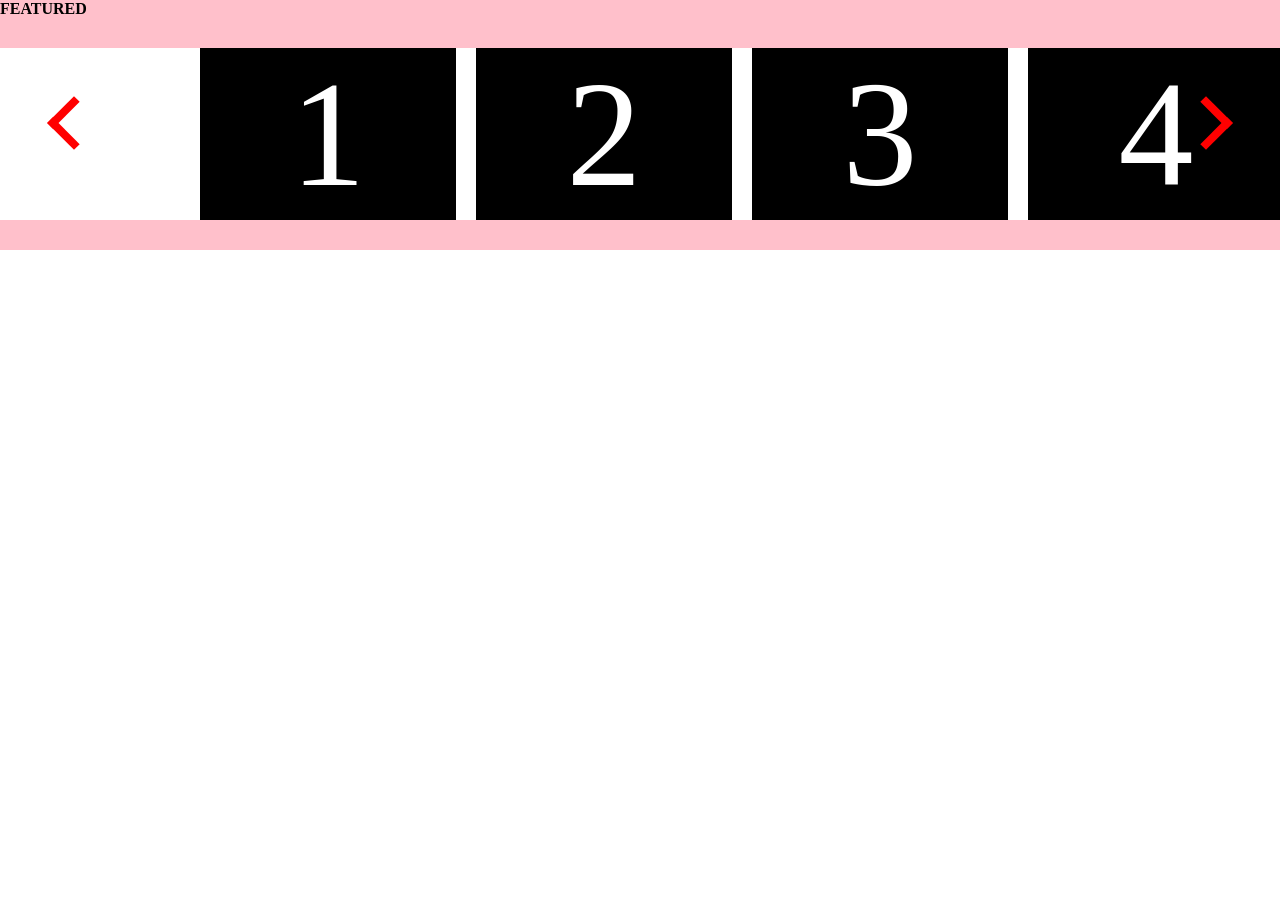
<file: test/testSlider.html>
<!DOCTYPE html>
<html lang="en">

<head>
    <meta charset="UTF-8">
    <meta http-equiv="X-UA-Compatible" content="IE=edge">
    <meta name="viewport" content="width=device-width, initial-scale=1.0">
    <title>Document</title>
    <style>
        html,
        body {
            width: 100%;
            margin: 0;
            border: 0;
        }

        #container {
            height: 250px;
            width: 100%;
            margin: 0;
            padding: 0;
            background: pink;
            /* display: grid; */
            place-items: center
        }

        #slider-container {
            width: 100%;
            background: white;
            position: relative;
            overflow: hidden;
        }

        /* custom button */
        #slider-container .btn {
            position: absolute;
            top: calc(50% - 30px);
            height: 30px;
            width: 30px;
            border-left: 8px solid red;
            border-top: 8px solid red;
        }

        #slider-container .btn:hover {
            transform: scale(1.2);
        }

        #slider-container .btn.inactive {
            border-color: rgb(153, 121, 126)
        }

        /* button left */
        #slider-container .btn:first-of-type {
            transform: rotate(-45deg);
            left: 55px;
        }

        /* button right */
        #slider-container .btn:last-of-type {
            transform: rotate(135deg);
            right: 55px;
        }

        #slider-container #slider {
            display: flex;
            width: 1000%;
            height: 100%;
            transition: all .5s;
        }

        /* slide */
        #slider-container #slider .slide {
            margin: auto 10px;
            background-color: black;
            display: grid;
            place-items: center;
        }

        /* number in span  */
        #slider-container #slider .slide span {
            color: white;
            font-size: 150px;
        }

        #slider-container #slider .slide {
            width: calc(2%);
        }
    </style>
</head>

<body>
    <div id="container">
        <h4 style="margin: 0; margin-bottom: 30px;">FEATURED</h4>
        <div id="slider-container">
            <span onclick="slideRight()" class="btn"></span>
            <div id="slider">
                <div class="slide" style="margin-left: 200px;"><span>1</span></div>
                <div class="slide"><span>2</span></div>
                <div class="slide"><span>3<span></div>
                <div class="slide"><span>4</span></div>
                <div class="slide"><span>5</span></div>
                <div class="slide"><span>6</span></div>
                <div class="slide"><span>7</span></div>
                <div class="slide"><span>8</span></div>
                <div class="slide"><span>9</span></div>
                <div class="slide"><span>10</span></div>
            </div>
            <span onclick="slideLeft()" class="btn"></span>
        </div>
    </div>

    <script>
        var container = document.getElementById('container')
        var slider = document.getElementById('slider');
        var slides = document.getElementsByClassName('slide').length;
        var buttons = document.getElementsByClassName('btn');


        var currentPosition = 0;
        var currentMargin = 0;
        var slidesPerPage = 3;
        var slidesCount = slides - slidesPerPage;
        var containerWidth = container.offsetWidth;
        var prevKeyActive = false;
        var nextKeyActive = true;

        window.addEventListener("resize", checkWidth);

        function checkWidth() {
            containerWidth = container.offsetWidth;
            setParams(containerWidth);
        }

        function setParams(w) {
            slidesCount = slides - slidesPerPage;
            if (currentPosition > slidesCount) {
                currentPosition -= slidesPerPage;
            };
            currentMargin = -currentPosition * (100 / slidesPerPage);
            slider.style.marginLeft = currentMargin + '%';
            if (currentPosition > 0) {
                buttons[0].classList.remove('inactive');
            }
            if (currentPosition < slidesCount) {
                buttons[1].classList.remove('inactive');
            }
            if (currentPosition >= slidesCount) {
                buttons[1].classList.add('inactive');
            }
        }

        setParams();

        function slideRight() {
            if (currentPosition != 0) {
                slider.style.marginLeft = currentMargin + (100 / slidesPerPage) + '%';
                currentMargin += (100 / slidesPerPage);
                currentPosition--;
            };
            if (currentPosition === 0) {
                buttons[0].classList.add('inactive');
            }
            if (currentPosition < slidesCount) {
                buttons[1].classList.remove('inactive');
            }
        };

        function slideLeft() {
            if (currentPosition != slidesCount) {
                slider.style.marginLeft = currentMargin - (100 / slidesPerPage) + '%';
                currentMargin -= (100 / slidesPerPage);
                currentPosition++;
            };
            if (currentPosition == slidesCount) {
                buttons[1].classList.add('inactive');
            }
            if (currentPosition > 0) {
                buttons[0].classList.remove('inactive');
            }
        };
    </script>
</body>

</html>
</file>
<file: client/css/style.css>
html {
            font-size: 100%;
            box-sizing: border-box;
        }
        
        * {
            box-sizing: inherit;
            margin: 0;
            padding: 0;
        }
        
        *::after,
        *::before {
            box-sizing: border-box;
        }
        
        body {
            font-family: 'Montserrat', sans-serif;
            line-height: 1.5;
            height: auto;
            position: relative;
            justify-content: center;
            align-items: center;
        }
        
        .column {
            float: left;
        }
        
        .row {
            margin-bottom: 30px;
        }
        
        li {
            list-style-type: none;
            text-decoration: none;
        }
        
        a {
            text-decoration: none;
            color: black;
        }
        /* start nav bar */
        
        .header {
            display: flex;
            height: 100px;
            justify-content: space-between;
            border-bottom: 1px solid grey;
        }
        
        .menu_left {
            display: flex;
            justify-content: space-between;
        }
        
        .menu_logo {
            justify-content: center;
            align-items: center;
            padding-left: 130px;
            margin-top: 20px;
            margin-right: 20px;
        }
        
        .menu_links {
            display: flex;
            align-items: center;
            justify-content: center;
            padding-right: 700px;
        }
        
        .menu_list {
            list-style-type: none;
            margin: 0 12px;
            text-transform: uppercase;
            font-size: 13px;
            font-weight: 600;
            letter-spacing: 1px;
        }
        
        .menu_right {
            display: flex;
            justify-content: center;
            align-items: center;
            text-decoration: none;
            font-weight: bold;
            font-family: 'Lato', sans-serif;
        }
        
        .store {
            font-size: 13px;
            margin: 0 30px;
            display: flex;
            letter-spacing: 1px;
        }
        
        .store>i {
            padding: 4px 6px;
        }
        
        .sign {
            margin: 0 15px;
            font-size: 13px;
            border: 1px solid black;
            padding: 6px 13px;
            border-radius: 20px;
            align-content: center;
            letter-spacing: 0.5px;
        }
        
        .join {
            font-size: 13px;
            border: 1px solid black;
            padding: 6px 13px;
            border-radius: 20px;
            align-content: center;
            background: black;
            letter-spacing: 0.5px;
        }
        
        .join a {
            color: white;
        }
        /* end nav bar */
        /* pre post 1 */
        
        .noti {
            height: 130px;
            background-color: rgb(202, 235, 226);
            margin-bottom: 30px;
            text-align: center;
            padding: 40px;
        }
        
        .noti p {
            justify-content: center;
            align-items: center;
            font-weight: 550;
            font-size: 17px;
        }
        
        .noti a {
            text-decoration: underline black;
        }
        /* end */
        /* post 1 */
        
        #pic1 img {
            width: 100%;
            height: 600px;
            object-fit: cover;
        }
        
        #pic1_content {
            width: 50%;
            height: 100%;
            background: #1e3932;
            padding: 220px 0px;
            text-align: center;
            color: white;
        }
        
        #pic1_content p {
            font-size: 18px;
            line-height: 1.8;
        }
        
        #pic1_content a {
            color: white;
            border: 1px solid white;
            padding: 7px 15px;
            border-radius: 30px;
            font-weight: 500;
            transition: background 0.2s ease-in-out;
        }
        
        #pic1_content a:hover {
            background: rgb(38, 71, 63);
        }
        /* end post 1 */
        /* start post 2 */
        
        #pic2 img {
            width: 100%;
            height: 500px;
            object-fit: cover;
        }
        
        #pic2_content {
            background: #1e3932;
            padding: 130px 100px;
            text-align: center;
            color: white;
            line-height: 2;
            font-weight: 500;
            font-size: 18px;
        }
        
        #pic2_content a {
            color: white;
            border: 1px solid white;
            border-radius: 30px;
            padding: 7px 15px;
            font-size: 15px;
            font-weight: 500;
            transition: background 0.2s ease-in-out;
        }
        
        #pic2_content a:hover {
            background: rgb(38, 71, 63);
        }
        /* end post 2 */
        /* start post 3 */
        
        #pic3 img {
            width: 100%;
            height: 600px;
            object-fit: cover;
        }
        
        #pic3_content {
            background: #f3f1e7;
            padding: 120px 100px;
            text-align: center;
            color: white;
            line-height: 2;
            font-weight: 500;
            font-size: 19px;
            color: black;
        }
        
        #pic3_content a {
            color: white;
            border: 1px solid black;
            border-radius: 30px;
            padding: 7px 15px;
            font-size: 15px;
            font-weight: 600;
            color: black;
            transition: background 0.2s ease-in-out;
        }
        
        #pic3_content a:hover {
            background: #e3e1d5;
        }
        /* end post 3 */
        /* start post 4 */
        
        #pic4 img {
            width: 100%;
            height: 600px;
            object-fit: cover;
        }
        
        #pic4_content {
            background: #f3f1e7;
            padding: 120px 100px;
            text-align: center;
            color: white;
            line-height: 2;
            font-weight: 500;
            font-size: 19px;
            color: black;
        }
        
        #pic4_content a {
            color: white;
            border: 1px solid black;
            border-radius: 30px;
            padding: 7px 15px;
            font-size: 15px;
            font-weight: 600;
            color: black;
            transition: background 0.2s ease-in-out;
        }
        
        #pic4_content a:hover {
            background: #e3e1d5;
        }
        /* end post 4 */
        /* start post 5 */
        
        #pic5 img {
            width: 100%;
            height: 600px;
            object-fit: cover;
        }
        
        .content5 {
            padding: 10px 40px;
            text-align: center;
            line-height: 1.6;
            font-size: 15px;
            width: 100%;
        }
        
        #link5 {
            border: 1px solid black;
            padding: 4px 15px;
            border-radius: 30px;
            font-weight: 600;
            transition: background 0.2s ease-in-out;
        }
        
        #link5:hover {
            background: #c8dbd5;
        }
        
        #pic6 img {
            width: 100%;
            height: 600px;
            object-fit: cover;
        }
        
        .content6 {
            padding: 10px;
            text-align: center;
            line-height: 1.6;
            font-size: 15px;
            width: 100%;
        }
        
        .content6 span {
            font-weight: bold;
        }
        
        #link6 {
            border: 1px solid black;
            padding: 4px 15px;
            border-radius: 30px;
            font-weight: 600;
            transition: background 0.2s ease-in-out;
        }
        
        #link6:hover {
            background: #c8dbd5;
        }
        /* end post 5 */
        /* start post 6 */
        
        #pic7 img {
            width: 100%;
            height: 500px;
            object-fit: cover;
        }
        
        #pic7_content {
            background: #f3f1e7;
            padding: 130px 0px;
            text-align: center;
            color: black;
            line-height: 2;
            font-weight: 550;
            font-size: 16px;
        }
        
        #pic7_content a {
            color: black;
            border: 1px solid black;
            border-radius: 30px;
            padding: 7px 15px;
            font-size: 15px;
            font-weight: 500;
            transition: background 0.2s ease-in-out;
        }
        
        #pic7_content a:hover {
            background: #e3e1d5;
        }
        /* end post 6 */
        /* start underpost 6 */
        
        .under_content {
            margin-top: 40px;
            text-align: center;
            vertical-align: middle;
            font-size: 12px;
        }
        /*  */
        
        .under_content span {
            text-decoration: underline;
        }
        /* end underpost 6 */
        /* end body */
        
        #footer h4 {
            font-size: 16px;
            font-weight: 500;
            padding: 0 5px;
        }
        
        #footer p {
            font-size: 14px;
            color: grey;
            font-weight: 400;
            padding: 0 5px;
        }
        
        .icon_footer {
            display: flex;
            flex-wrap: wrap;
            gap: 10px;
            /* justify-content: center;
            align-items: center; */
        }
        
        .icon_footer>div {
            display: inherit;
            height: 40px;
            width: 40px;
            font-size: 25px;
            border: 1px;
            border-radius: 50%;
            justify-content: center;
            align-items: center;
            transition: all 0.3s ease-in-out;
        }
        
        .icon_footer>div:hover {
            background-color: rgba(207, 207, 207, 0.555);
            cursor: pointer;
        }
</file>
<file: client/css/signIn.css>
html {
    font-size: 100%;
    box-sizing: border-box;
    margin: 0%;
    height: 100%;
}

* {
    box-sizing: inherit;
    margin: 0;
    padding: 0;
}

*::after,
*::before {
    box-sizing: border-box;
}

body {
    font-family: 'Montserrat', sans-serif;
    line-height: 1.5;
    position: relative;
    justify-content: center;
    align-items: center;
    margin: 0%;
    height: 100%;
}

.header {
    display: flex;
    height: 100px;
    height: 90px;
    font-family: 'Montserrat', sans-serif;
    border-bottom: 2px solid rgba(201, 201, 201, 0.418);
}

.space-left {
    width: 20px;
}

.logo {
    display: flex;
    justify-content: center;
    align-items: center;
    padding: 0 5px;
}

.container {
    display: flex;
    justify-content: center;
    align-items: center;
    height: 92vh;
    background-color: white;
    position: relative;
}


/* body main */

.box {
    display: flex;
    flex-direction: column;
    gap: 30px;
}

.pre-main {
    font-size: 13px;
    display: flex;
    justify-content: center;
    align-items: flex-start;
}

.input {
    position: relative;
    height: 48px;
    grid-row: 1/3;
    gap: 30px;
    display: grid;
}

.form-input {
    width: 100%;
    height: 100%;
    border: .5px solid black;
    padding: 1rem;
    outline: none;
    z-index: 1;
    border-radius: .5rem;
    background: none;
}

.checkbox {
    grid-row: 3/4;
    margin: 25px 0;
}

.forgot {
    grid-row: 4/5;
    color: #008248;
    margin-bottom: 30px;
}

.tooltip {
    text-decoration: underline;
    color: #008248;
    font-weight: bold;
    position: relative;
    display: inline-block;
    width: 100%;
    margin-top: 60px;
    margin-bottom: 10px;
    font-size: 18px;
    font-weight: 600;
}

.tooltip .tooltip-text {
    visibility: hidden;
    width: 250px;
    height: 200px;
    background: white;
    color: black;
    padding: 0 5px;
    position: absolute;
    z-index: 1;
    border: 1px solid black;
}

.tooltip:hover .tooltip-text {
    visibility: visible;
}

#forgotpsw {
    color: #008248;
    font-weight: bold;
    font-size: 18px;
    font-weight: 600;
}

.signupbtn {
    border-radius: 50px;
    padding: 15px 20px;
    font-size: 20px;
    font-weight: bold;
    background: #00ad5f;
    color: white;
    float: right;
    border: none;
    box-shadow: 0 10px 25px rgba(92, 99, 105, .2);
    cursor: pointer;
}

.login-box {
    position: absolute;
    top: 40%;
    left: 50%;
    width: 500px;
    padding: 0 25px;
    transform: translate(-50%, -50%);
    background: white;
    box-shadow: 0 10px 25px rgba(92, 99, 105, .2);
    border-radius: 10px;
    height: 450px;
}

.login-box .user-box {
    position: relative;
    top: 50px;
}

.login-box .user-box input {
    width: 100%;
    padding: 10px;
    padding-left: 20px;
    font-size: 16px;
    height: 60px;
    margin-bottom: 30px;
    border: 2px solid black;
    background: transparent;
    border-radius: 20px;
    outline: none;
}

.login-box .user-box label {
    position: absolute;
    top: 10px;
    left: 15px;
    padding: 10px;
    font-size: 16px;
    transition: 0.2s;
}

.login-box .user-box input:focus~label,
.login-box .user-box input:valid~label {
    top: -8px;
    left: 25px;
    color: green;
    background-color: white;
    font-size: 12px;
    padding: 0px;
}

input[type=text]:focus,
input[type=password]:focus {
    border: 3px solid green;
}


/* The container */

.check {
    display: block;
    position: relative;
    padding-left: 35px;
    margin-bottom: 12px;
    top: 40px;
    font-size: 18;
    cursor: pointer;
    -webkit-user-select: none;
    -moz-user-select: none;
    -ms-user-select: none;
    user-select: none;
}


/* Hide the browser's default checkbox */

.check input {
    position: absolute;
    opacity: 0;
    cursor: pointer;
    height: 0;
    width: 0;
}


/* Create a custom checkbox */

.checkmark {
    border-radius: 5px;
    position: absolute;
    top: 0;
    left: 0;
    height: 25px;
    width: 25px;
    background-color: #eee;
}


/* On mouse-over, add a grey background color */

.check:hover input~.checkmark {
    background-color: #ccc;
}


/* When the checkbox is checked, add a blue background */

.check input:checked~.checkmark {
    background-color: green;
}


/* Create the checkmark/indicator (hidden when not checked) */

.checkmark:after {
    content: "";
    position: absolute;
    display: none;
}


/* Show the checkmark when checked */

.check input:checked~.checkmark:after {
    display: block;
}


/* Style the checkmark/indicator */

.check .checkmark:after {
    left: 9px;
    top: 5px;
    width: 5px;
    height: 10px;
    border: solid white;
    border-width: 0 3px 3px 0;
    -webkit-transform: rotate(45deg);
    -ms-transform: rotate(45deg);
    transform: rotate(45deg);
}

.under-main {
    border-radius: 10px;
    background-color: rgb(241, 248, 245);
    height: 250px;
    width: 500px;
    display: flex;
    flex-direction: column;
    padding: 40px 0px;
    align-items: center;
    gap: 20px;
}

.undermain-title>h3 {
    letter-spacing: 1px;
    color: rgb(0, 117, 74);
}

.undermain-content>p {
    text-align: center;
    font-weight: 600;
}

.undermain-link>a {
    border: 1px solid black;
    padding: 5px 10px;
    border-radius: 20px;
    text-decoration: none;
    color: rgb(0, 117, 74);
    font-weight: bold;
    font-size: 17px;
    border-color: rgb(0, 117, 74);
}

.content {
    display: grid;
    grid-template-columns: repeat(2, 50%);
    margin: 30px 20px;
    justify-content: center;
}

.find-store>a {
    border: 1px solid black;
    padding: 5px 10px;
    border-radius: 20px;
    text-decoration: none;
    color: rgb(0, 117, 74);
    font-weight: bold;
    border-color: rgb(0, 117, 74);
    margin: 0 10px;
}

.contentFooter {
    line-height: 30px;
}

.copyright {
    margin: 10px 10px;
}
</file>
<file: client/css/signUp.css>
html {
    font-size: 100%;
    box-sizing: border-box;
    margin: 0%;
    height: 100%;
}

* {
    box-sizing: inherit;
    margin: 0;
    padding: 0;
}

*::after,
*::before {
    box-sizing: border-box;
}

body {
    font-family: 'Montserrat', sans-serif;
    line-height: 1.5;
    position: relative;
    justify-content: center;
    align-items: center;
    margin: 0%;
    height: 100%;
}

.header {
    display: flex;
    height: 100px;
    height: 90px;
    font-family: 'Montserrat', sans-serif;
    border-bottom: 1px solid rgba(201, 201, 201, 0.418);
}

.space-left {
    width: 20px;
}

.logo {
    display: flex;
    justify-content: center;
    align-items: center;
    padding: 0 5px;
}

.container {
    display: flex;
    justify-content: center;
    align-items: center;
    height: 92vh;
    background-color: white;
    position: relative;
}

.box {
    width: 600px;
    height: 900px;
    background-color: white;
    /* position: absolute; */
}


/* body main */

.pre-main {
    top: 10px;
    font-size: 13px;
    display: flex;
    justify-content: center;
    align-items: center;
}


/* .form {
    display: grid;
    grid-template-columns: 1;
    grid-template-rows: repeat(5, 40px);
    gap: 30px;
    padding: 20px 20px;
    width: 500px;
    border-radius: 1rem;
    box-shadow: 0 10px 25px rgba(92, 99, 105, .2);
} */

.input {
    position: relative;
    height: 48px;
    grid-row: 1/3;
    gap: 30px;
    display: grid;
}

.form-input {
    width: 100%;
    height: 100%;
    border: .5px solid black;
    padding: 1rem;
    outline: none;
    z-index: 1;
    border-radius: .5rem;
    background: none;
}

.checkbox {
    grid-row: 3/4;
    margin: 25px 0;
}

.forgot {
    grid-row: 4/5;
    color: #008248;
    margin-bottom: 30px;
}

.tooltip {
    text-decoration: underline;
    color: #008248;
    font-weight: bold;
    position: relative;
    display: inline-block;
    width: 100%;
}

.tooltip .tooltip-text {
    visibility: hidden;
    width: 250px;
    height: 200px;
    background: white;
    color: black;
    padding: 0 5px;
    position: absolute;
    z-index: 1;
    border: 1px solid black;
}

.tooltip:hover .tooltip-text {
    visibility: visible;
}

#forgotpsw {
    color: #008248;
    font-weight: bold;
}

.signupbtn {
    border-radius: 50px;
    padding: 15px 20px;
    font-size: 20px;
    font-weight: bold;
    background: #00ad5f;
    color: white;
    float: right;
    border: none;
    box-shadow: 0 10px 25px rgba(92, 99, 105, .2);
    cursor: pointer;
}

.login-box {
    position: absolute;
    top: 60%;
    left: 50%;
    width: 500px;
    padding: 0 25px;
    transform: translate(-50%, -50%);
    background: white;
    box-shadow: 0 10px 25px rgba(92, 99, 105, .2);
    border-radius: 10px;
    height: 800px;
}

.login-box .user-box {
    position: relative;
}

.login-box .user-box input {
    width: 100%;
    padding: 10px;
    padding-left: 20px;
    font-size: 16px;
    height: 60px;
    margin-bottom: 30px;
    border: 2px solid black;
    background: transparent;
    border-radius: 20px;
    outline: none;
}

.login-box .user-box label {
    position: absolute;
    top: 10px;
    left: 15px;
    padding: 10px;
    font-size: 16px;
    transition: 0.2s;
}

.login-box .user-box input:focus~label,
.login-box .user-box input:valid~label {
    top: -8px;
    left: 25px;
    color: green;
    background-color: white;
    font-size: 12px;
    padding: 0px;
}

input[type=text]:focus,
input[type=password]:focus {
    border: 3px solid green;
}


/* The container */

.check {
    display: block;
    position: relative;
    padding-left: 35px;
    margin-bottom: 12px;
    font-size: 18;
    cursor: pointer;
    -webkit-user-select: none;
    -moz-user-select: none;
    -ms-user-select: none;
    user-select: none;
}


/* Hide the browser's default checkbox */

.check input {
    position: absolute;
    opacity: 0;
    cursor: pointer;
    height: 0;
    width: 0;
}


/* Create a custom checkbox */

.checkmark {
    border-radius: 5px;
    position: absolute;
    top: 0;
    left: 0;
    height: 25px;
    width: 25px;
    background-color: #eee;
}


/* On mouse-over, add a grey background color */

.check:hover input~.checkmark {
    background-color: #ccc;
}


/* When the checkbox is checked, add a blue background */

.check input:checked~.checkmark {
    background-color: green;
}


/* Create the checkmark/indicator (hidden when not checked) */

.checkmark:after {
    content: "";
    position: absolute;
    display: none;
}


/* Show the checkmark when checked */

.check input:checked~.checkmark:after {
    display: block;
}


/* Style the checkmark/indicator */

.check .checkmark:after {
    left: 9px;
    top: 5px;
    width: 5px;
    height: 10px;
    border: solid white;
    border-width: 0 3px 3px 0;
    -webkit-transform: rotate(45deg);
    -ms-transform: rotate(45deg);
    transform: rotate(45deg);
}

.under-main {
    border-radius: 10px;
    background-color: rgb(241, 248, 245);
    height: 250px;
    width: 500px;
    display: flex;
    flex-direction: column;
    padding: 40px 0px;
    align-items: center;
    gap: 20px;
}

.undermain-title>h3 {
    letter-spacing: 1px;
    color: rgb(0, 117, 74);
}

.undermain-content>p {
    text-align: center;
    font-weight: 600;
}

.undermain-link>a {
    border: 1px solid black;
    padding: 5px 10px;
    border-radius: 20px;
    text-decoration: none;
    color: rgb(0, 117, 74);
    font-weight: bold;
    font-size: 17px;
    border-color: rgb(0, 117, 74);
}

.content {
    display: grid;
    grid-template-columns: repeat(2, 50%);
    margin: 30px 20px;
    justify-content: center;
}

.find-store>a {
    border: 1px solid black;
    padding: 5px 10px;
    border-radius: 20px;
    text-decoration: none;
    color: rgb(0, 117, 74);
    font-weight: bold;
    border-color: rgb(0, 117, 74);
    margin: 0 10px;
}

.contentFooter {
    line-height: 30px;
}

.copyright {
    margin: 10px 10px;
}
</file>
<file: test/css/testInput.css>
body {
        margin: 0;
        padding: 0;
    }
    
    *,
    *::after,
    *::before {
        box-sizing: border-box;
    }
    
    .form {
        display: flex;
        justify-content: center;
        align-items: center;
        height: 100vh;
        background-color: powderblue;
    }
    
    .main {
        width: 400px;
        padding: 4rem 2rem;
        border-radius: 1rem;
        background-color: purple;
        box-shadow: 0 10px 25px rgba(92, 99, 105, .2);
    }
    
    .input {
        position: relative;
        height: 48px;
    }
    
    .form-input {
        position: absolute;
        top: 0;
        left: 0;
        width: 100%;
        height: 100%;
        border: 2px solid rgb(160, 214, 221);
        padding: 1rem;
        outline: none;
        z-index: 1;
        border-radius: .5rem;
        background: none;
    }
    
    .form-label {
        position: absolute;
        left: 1rem;
        top: 1rem;
        padding: 0 .25rem;
        transition: .3s;
    }
</file>
<file: test/css/signIn.css>
html {
    font-size: 100%;
    box-sizing: border-box;
    margin: 0%;
    height: 100%;
}

* {
    box-sizing: inherit;
    margin: 0;
    padding: 0;
}

*::after,
*::before {
    box-sizing: border-box;
}

body {
    font-family: 'Montserrat', sans-serif;
    line-height: 1.5;
    position: relative;
    justify-content: center;
    align-items: center;
    margin: 0%;
    height: 100%;
}

.header {
    display: flex;
    height: 100px;
    height: 90px;
    font-family: 'Montserrat', sans-serif;
    border-bottom: 1px solid rgba(201, 201, 201, 0.418);
}

.space-left {
    width: 20px;
}

.logo {
    display: flex;
    justify-content: center;
    align-items: center;
    padding: 0 5px;
}

.container {
    display: flex;
    justify-content: center;
    align-items: center;
    height: 92vh;
    background-color: white;
    position: relative;
}


/* .box {
    width: 600px;
    height: 900px;
    background-color: rgb(212, 59, 212);
    position: absolute;
} */


/* body main */

.pre-main {
    font-size: 13px;
    display: flex;
    justify-content: center;
    align-items: center;
}


/* .form {
    display: grid;
    grid-template-columns: 1;
    grid-template-rows: repeat(5, 40px);
    gap: 30px;
    padding: 20px 20px;
    width: 500px;
    border-radius: 1rem;
    box-shadow: 0 10px 25px rgba(92, 99, 105, .2);
} */

.input {
    position: relative;
    height: 48px;
    grid-row: 1/3;
    gap: 30px;
    display: grid;
}

.form-input {
    width: 100%;
    height: 100%;
    border: .5px solid black;
    padding: 1rem;
    outline: none;
    z-index: 1;
    border-radius: .5rem;
    background: none;
}

.checkbox {
    grid-row: 3/4;
    margin: 25px 0;
}

.forgot {
    grid-row: 4/5;
    color: #008248;
    margin-bottom: 30px;
}

.tooltip {
    text-decoration: underline;
    color: #008248;
    font-weight: bold;
    position: relative;
    display: inline-block;
    width: 100%;
}

.tooltip .tooltip-text {
    visibility: hidden;
    width: 250px;
    height: 200px;
    background: white;
    color: black;
    padding: 0 5px;
    position: absolute;
    z-index: 1;
    border: 1px solid black;
}

.tooltip:hover .tooltip-text {
    visibility: visible;
}

#forgotpsw {
    color: #008248;
    font-weight: bold;
}

.signupbtn {
    border-radius: 50px;
    padding: 15px 20px;
    font-size: 20px;
    font-weight: bold;
    background: #00ad5f;
    color: white;
    float: right;
    border: none;
    box-shadow: 0 10px 25px rgba(92, 99, 105, .2);
    cursor: pointer;
}

.login-box {
    position: absolute;
    top: 40%;
    left: 50%;
    width: 500px;
    padding: 0 25px;
    transform: translate(-50%, -50%);
    background: white;
    box-shadow: 0 10px 25px rgba(92, 99, 105, .2);
    border-radius: 10px;
    height: 400px;
}

.login-box .user-box {
    position: relative;
}

.login-box .user-box input {
    width: 100%;
    padding: 10px;
    padding-left: 20px;
    font-size: 16px;
    height: 60px;
    margin-bottom: 30px;
    border: 2px solid black;
    background: transparent;
    border-radius: 20px;
    outline: none;
}

.login-box .user-box label {
    position: absolute;
    top: 10px;
    left: 15px;
    padding: 10px;
    font-size: 16px;
    transition: 0.2s;
}

.login-box .user-box input:focus~label,
.login-box .user-box input:valid~label {
    top: -8px;
    left: 25px;
    color: green;
    background-color: white;
    font-size: 12px;
    padding: 0px;
}

input[type=text]:focus,
input[type=password]:focus {
    border: 3px solid green;
}

/* The container */
.check {
    display: block;
    position: relative;
    padding-left: 35px;
    margin-bottom: 12px;
    font-size: 18;
    cursor: pointer;
    -webkit-user-select: none;
    -moz-user-select: none;
    -ms-user-select: none;
    user-select: none;
}

/* Hide the browser's default checkbox */
.check input {
    position: absolute;
    opacity: 0;
    cursor: pointer;
    height: 0;
    width: 0;
}

/* Create a custom checkbox */
.checkmark {
    border-radius: 5px;
    position: absolute;
    top: 0;
    left: 0;
    height: 25px;
    width: 25px;
    background-color: #eee;
}

/* On mouse-over, add a grey background color */
.check:hover input~.checkmark {
    background-color: #ccc;
}

/* When the checkbox is checked, add a blue background */
.check input:checked~.checkmark {
    background-color: green;
}

/* Create the checkmark/indicator (hidden when not checked) */
.checkmark:after {
    content: "";
    position: absolute;
    display: none;
}

/* Show the checkmark when checked */
.check input:checked~.checkmark:after {
    display: block;
}

/* Style the checkmark/indicator */
.check .checkmark:after {
    left: 9px;
    top: 5px;
    width: 5px;
    height: 10px;
    border: solid white;
    border-width: 0 3px 3px 0;
    -webkit-transform: rotate(45deg);
    -ms-transform: rotate(45deg);
    transform: rotate(45deg);
}
</file>
<file: test/css/signUp.css>
html {
    font-size: 100%;
    box-sizing: border-box;
    margin: 0%;
    height: 100%;
}

* {
    box-sizing: inherit;
    margin: 0;
    padding: 0;
}

*::after,
*::before {
    box-sizing: border-box;
}

body {
    font-family: 'Montserrat', sans-serif;
    line-height: 1.5;
    position: relative;
    justify-content: center;
    align-items: center;
    margin: 0%;
    height: 100%;
}

.header {
    display: flex;
    height: 100px;
    height: 90px;
    font-family: 'Montserrat', sans-serif;
    border-bottom: 1px solid rgba(201, 201, 201, 0.418);
}

.space-left {
    width: 20px;
}

.logo {
    display: flex;
    justify-content: center;
    align-items: center;
    padding: 0 5px;
}

.container {
    display: flex;
    justify-content: center;
    align-items: center;
    height: 92vh;
    background-color: white;
    position: relative;
}


.box {
    width: 600px;
    height: 900px;
    background-color: white;
    /* position: absolute; */
}


/* body main */

.pre-main {
    top: 10px;
    font-size: 13px;
    display: flex;
    justify-content: center;
    align-items: center;
}


/* .form {
    display: grid;
    grid-template-columns: 1;
    grid-template-rows: repeat(5, 40px);
    gap: 30px;
    padding: 20px 20px;
    width: 500px;
    border-radius: 1rem;
    box-shadow: 0 10px 25px rgba(92, 99, 105, .2);
} */

.input {
    position: relative;
    height: 48px;
    grid-row: 1/3;
    gap: 30px;
    display: grid;
}

.form-input {
    width: 100%;
    height: 100%;
    border: .5px solid black;
    padding: 1rem;
    outline: none;
    z-index: 1;
    border-radius: .5rem;
    background: none;
}

.checkbox {
    grid-row: 3/4;
    margin: 25px 0;
}

.forgot {
    grid-row: 4/5;
    color: #008248;
    margin-bottom: 30px;
}

.tooltip {
    text-decoration: underline;
    color: #008248;
    font-weight: bold;
    position: relative;
    display: inline-block;
    width: 100%;
}

.tooltip .tooltip-text {
    visibility: hidden;
    width: 250px;
    height: 200px;
    background: white;
    color: black;
    padding: 0 5px;
    position: absolute;
    z-index: 1;
    border: 1px solid black;
}

.tooltip:hover .tooltip-text {
    visibility: visible;
}

#forgotpsw {
    color: #008248;
    font-weight: bold;
}

.signupbtn {
    border-radius: 50px;
    padding: 15px 20px;
    font-size: 20px;
    font-weight: bold;
    background: #00ad5f;
    color: white;
    float: right;
    border: none;
    box-shadow: 0 10px 25px rgba(92, 99, 105, .2);
    cursor: pointer;
}

.login-box {
    position: absolute;
    top: 60%;
    left: 50%;
    width: 500px;
    padding: 0 25px;
    transform: translate(-50%, -50%);
    background: white;
    box-shadow: 0 10px 25px rgba(92, 99, 105, .2);
    border-radius: 10px;
    height: 800px;
}

.login-box .user-box {
    position: relative;
}

.login-box .user-box input {
    width: 100%;
    padding: 10px;
    padding-left: 20px;
    font-size: 16px;
    height: 60px;
    margin-bottom: 30px;
    border: 2px solid black;
    background: transparent;
    border-radius: 20px;
    outline: none;
}

.login-box .user-box label {
    position: absolute;
    top: 10px;
    left: 15px;
    padding: 10px;
    font-size: 16px;
    transition: 0.2s;
}

.login-box .user-box input:focus~label,
.login-box .user-box input:valid~label {
    top: -8px;
    left: 25px;
    color: green;
    background-color: white;
    font-size: 12px;
    padding: 0px;
}

input[type=text]:focus,
input[type=password]:focus {
    border: 3px solid green;
}

/* The container */
.check {
    display: block;
    position: relative;
    padding-left: 35px;
    margin-bottom: 12px;
    font-size: 18;
    cursor: pointer;
    -webkit-user-select: none;
    -moz-user-select: none;
    -ms-user-select: none;
    user-select: none;
}

/* Hide the browser's default checkbox */
.check input {
    position: absolute;
    opacity: 0;
    cursor: pointer;
    height: 0;
    width: 0;
}

/* Create a custom checkbox */
.checkmark {
    border-radius: 5px;
    position: absolute;
    top: 0;
    left: 0;
    height: 25px;
    width: 25px;
    background-color: #eee;
}

/* On mouse-over, add a grey background color */
.check:hover input~.checkmark {
    background-color: #ccc;
}

/* When the checkbox is checked, add a blue background */
.check input:checked~.checkmark {
    background-color: green;
}

/* Create the checkmark/indicator (hidden when not checked) */
.checkmark:after {
    content: "";
    position: absolute;
    display: none;
}

/* Show the checkmark when checked */
.check input:checked~.checkmark:after {
    display: block;
}

/* Style the checkmark/indicator */
.check .checkmark:after {
    left: 9px;
    top: 5px;
    width: 5px;
    height: 10px;
    border: solid white;
    border-width: 0 3px 3px 0;
    -webkit-transform: rotate(45deg);
    -ms-transform: rotate(45deg);
    transform: rotate(45deg);
}
</file>
